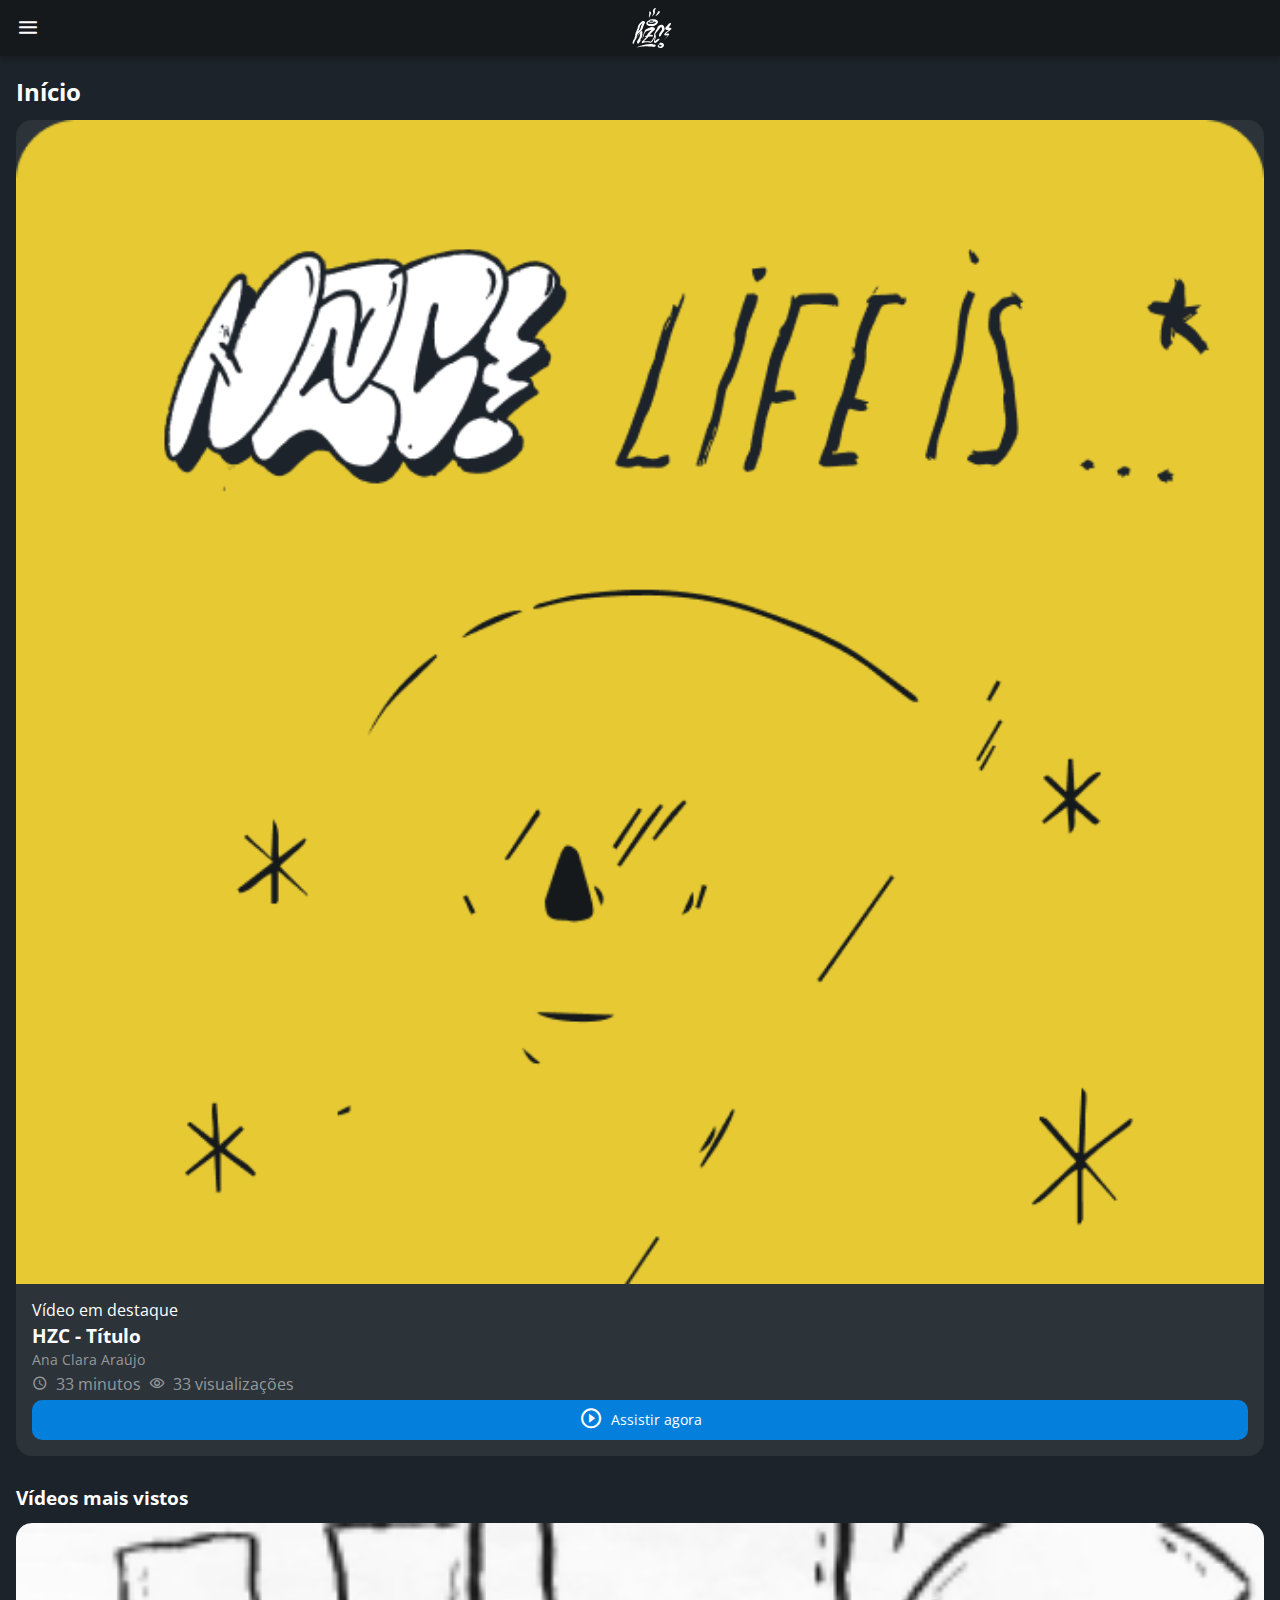
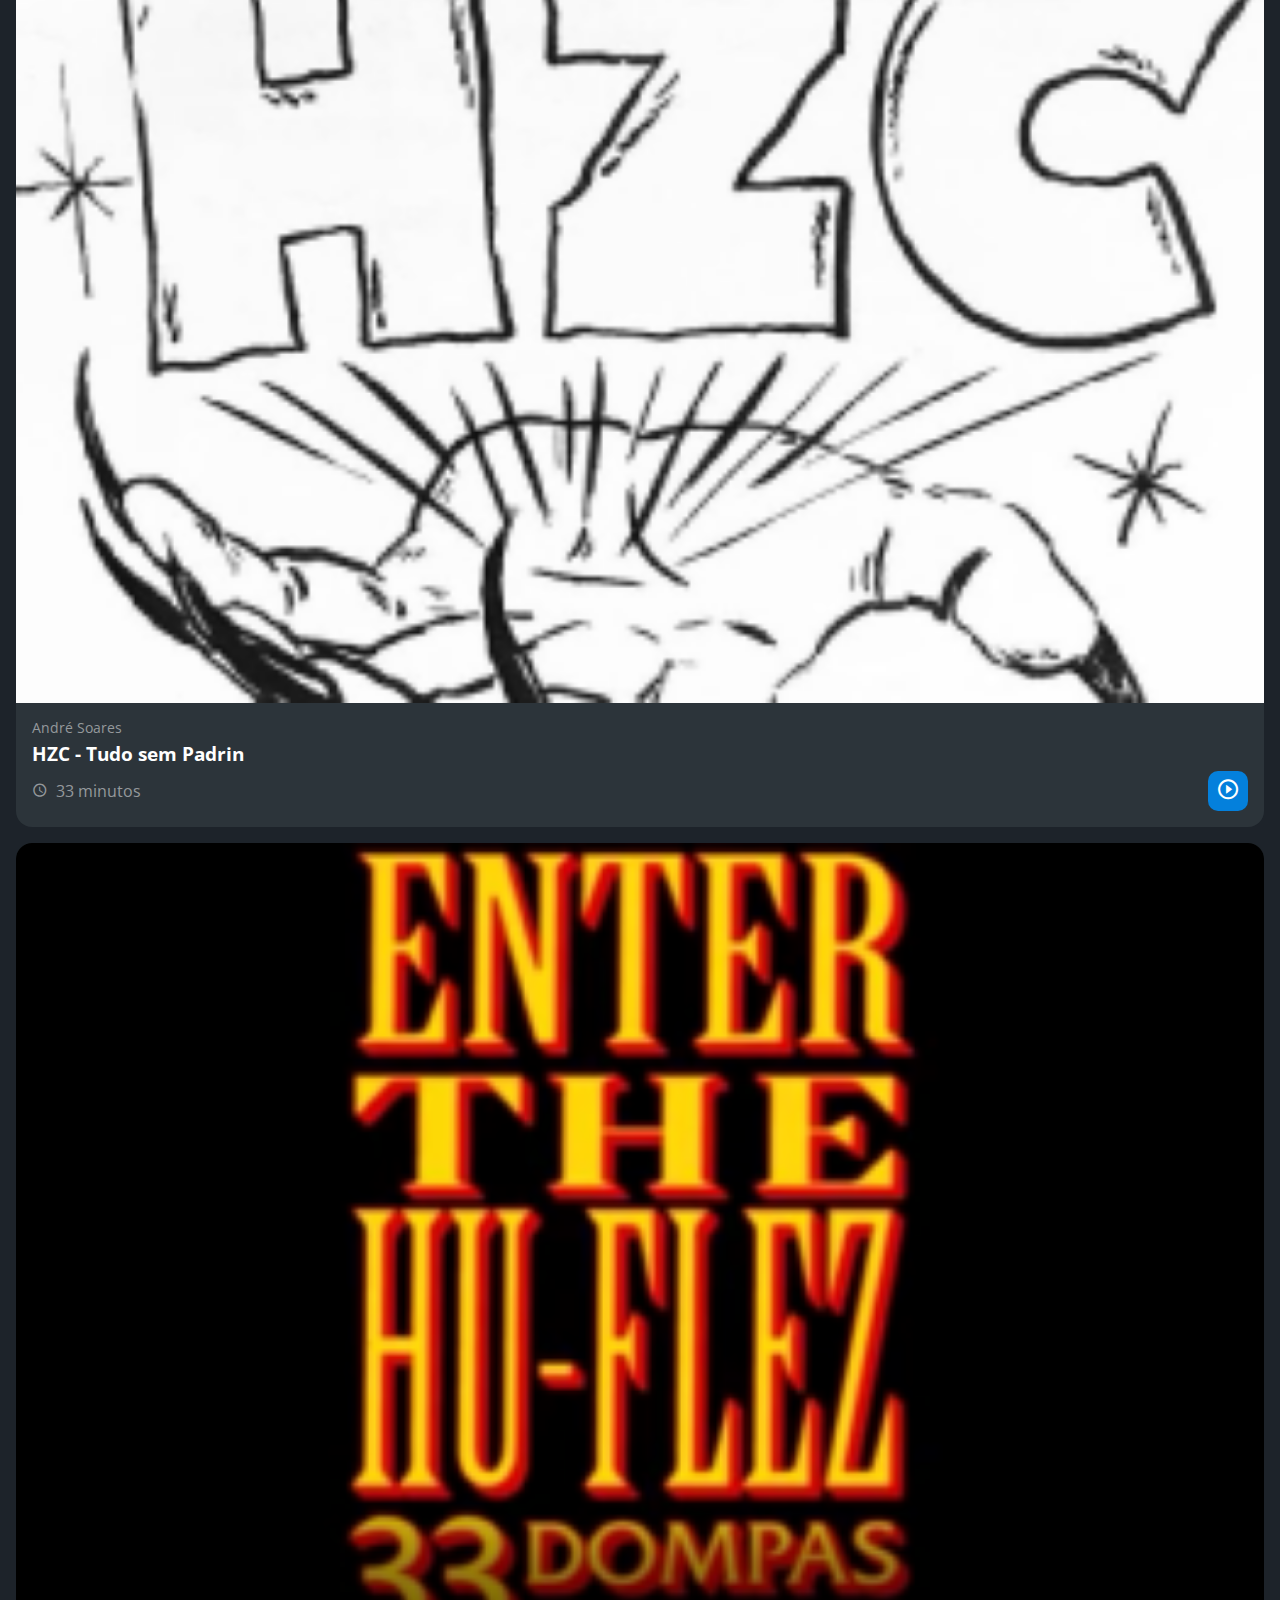
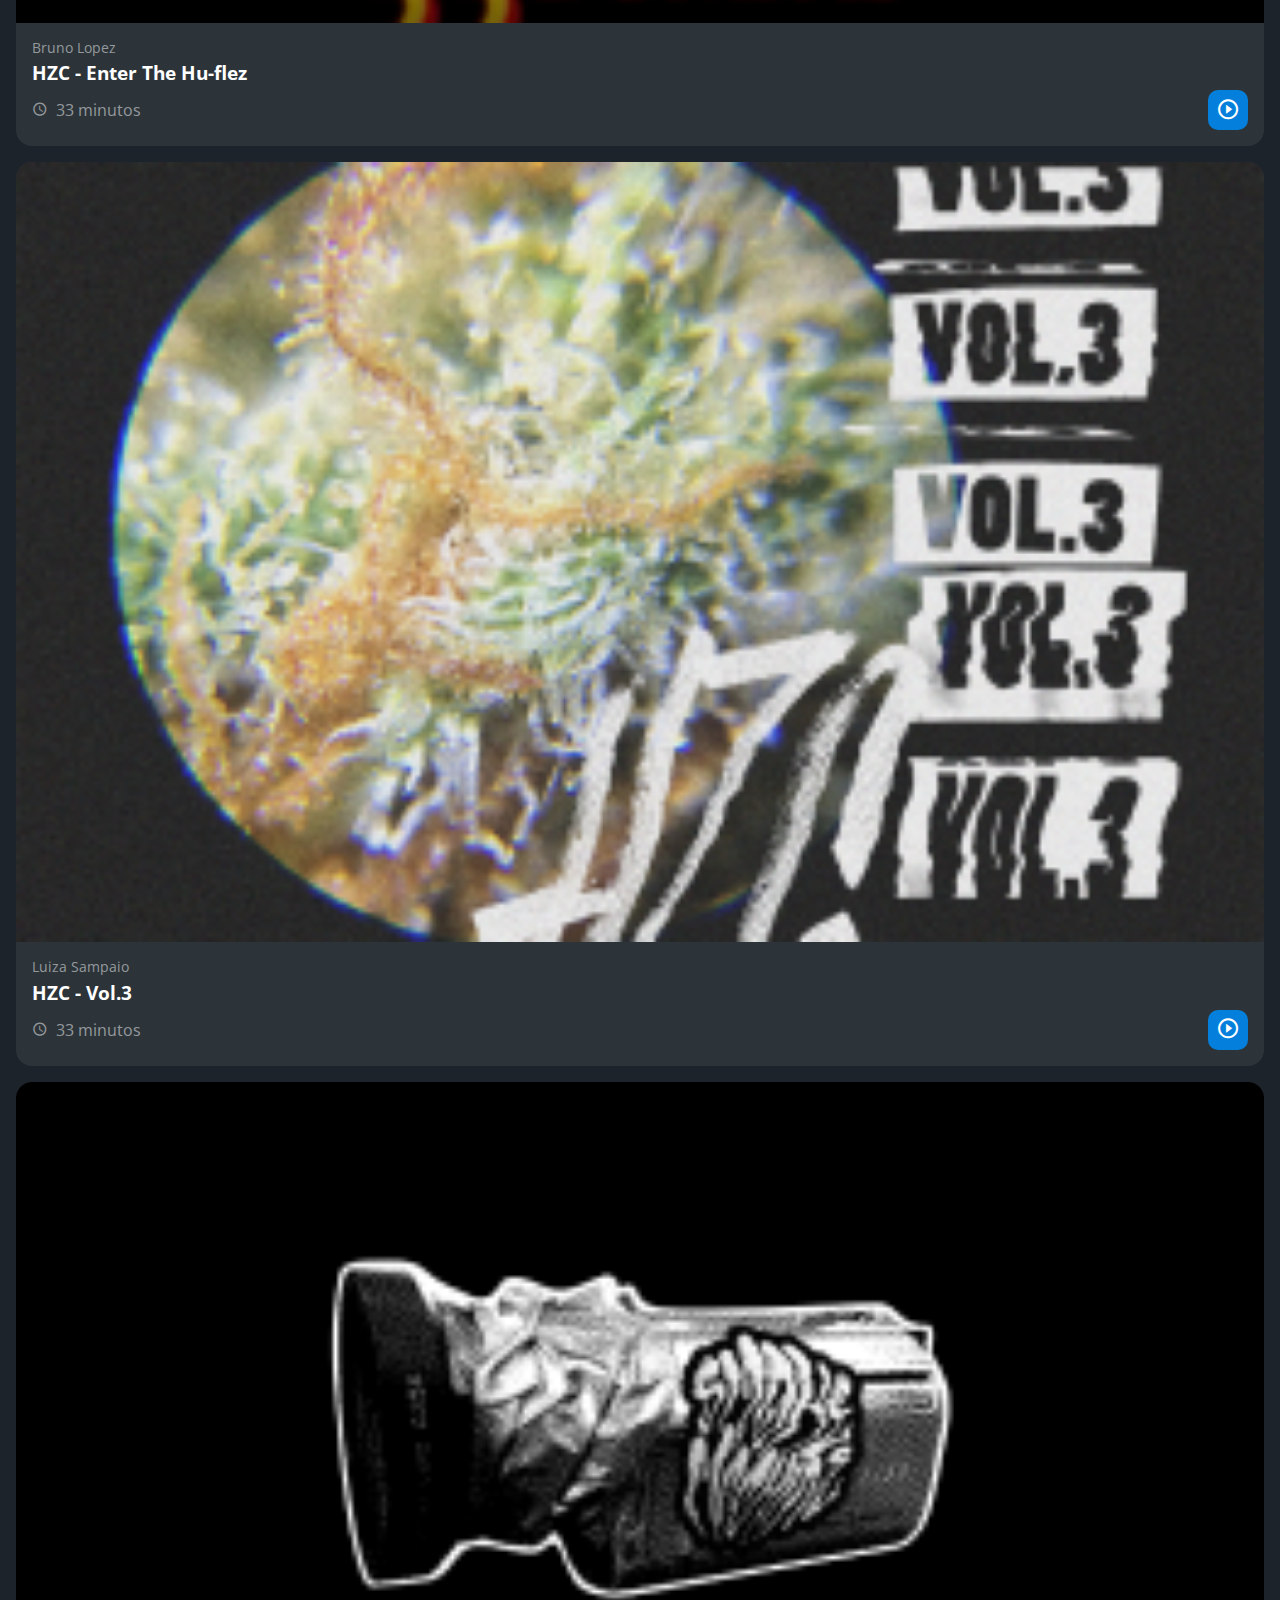
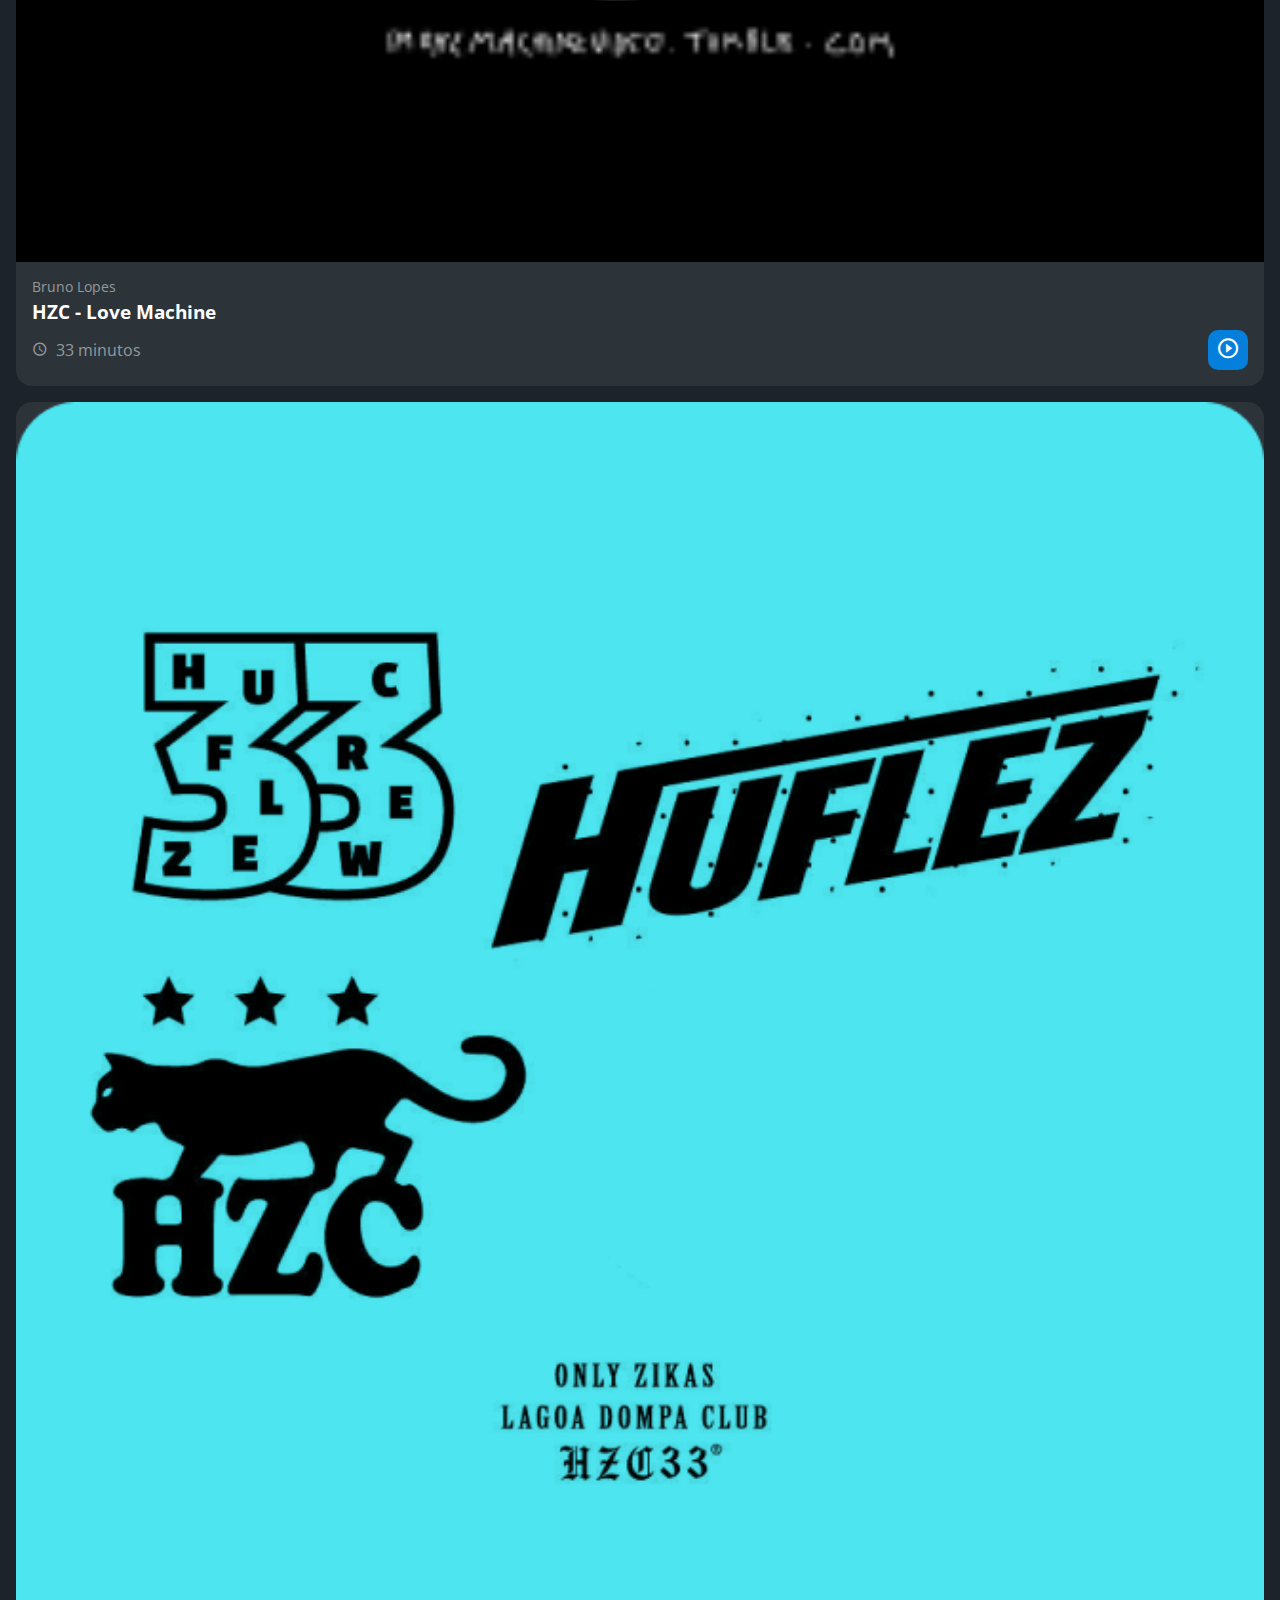
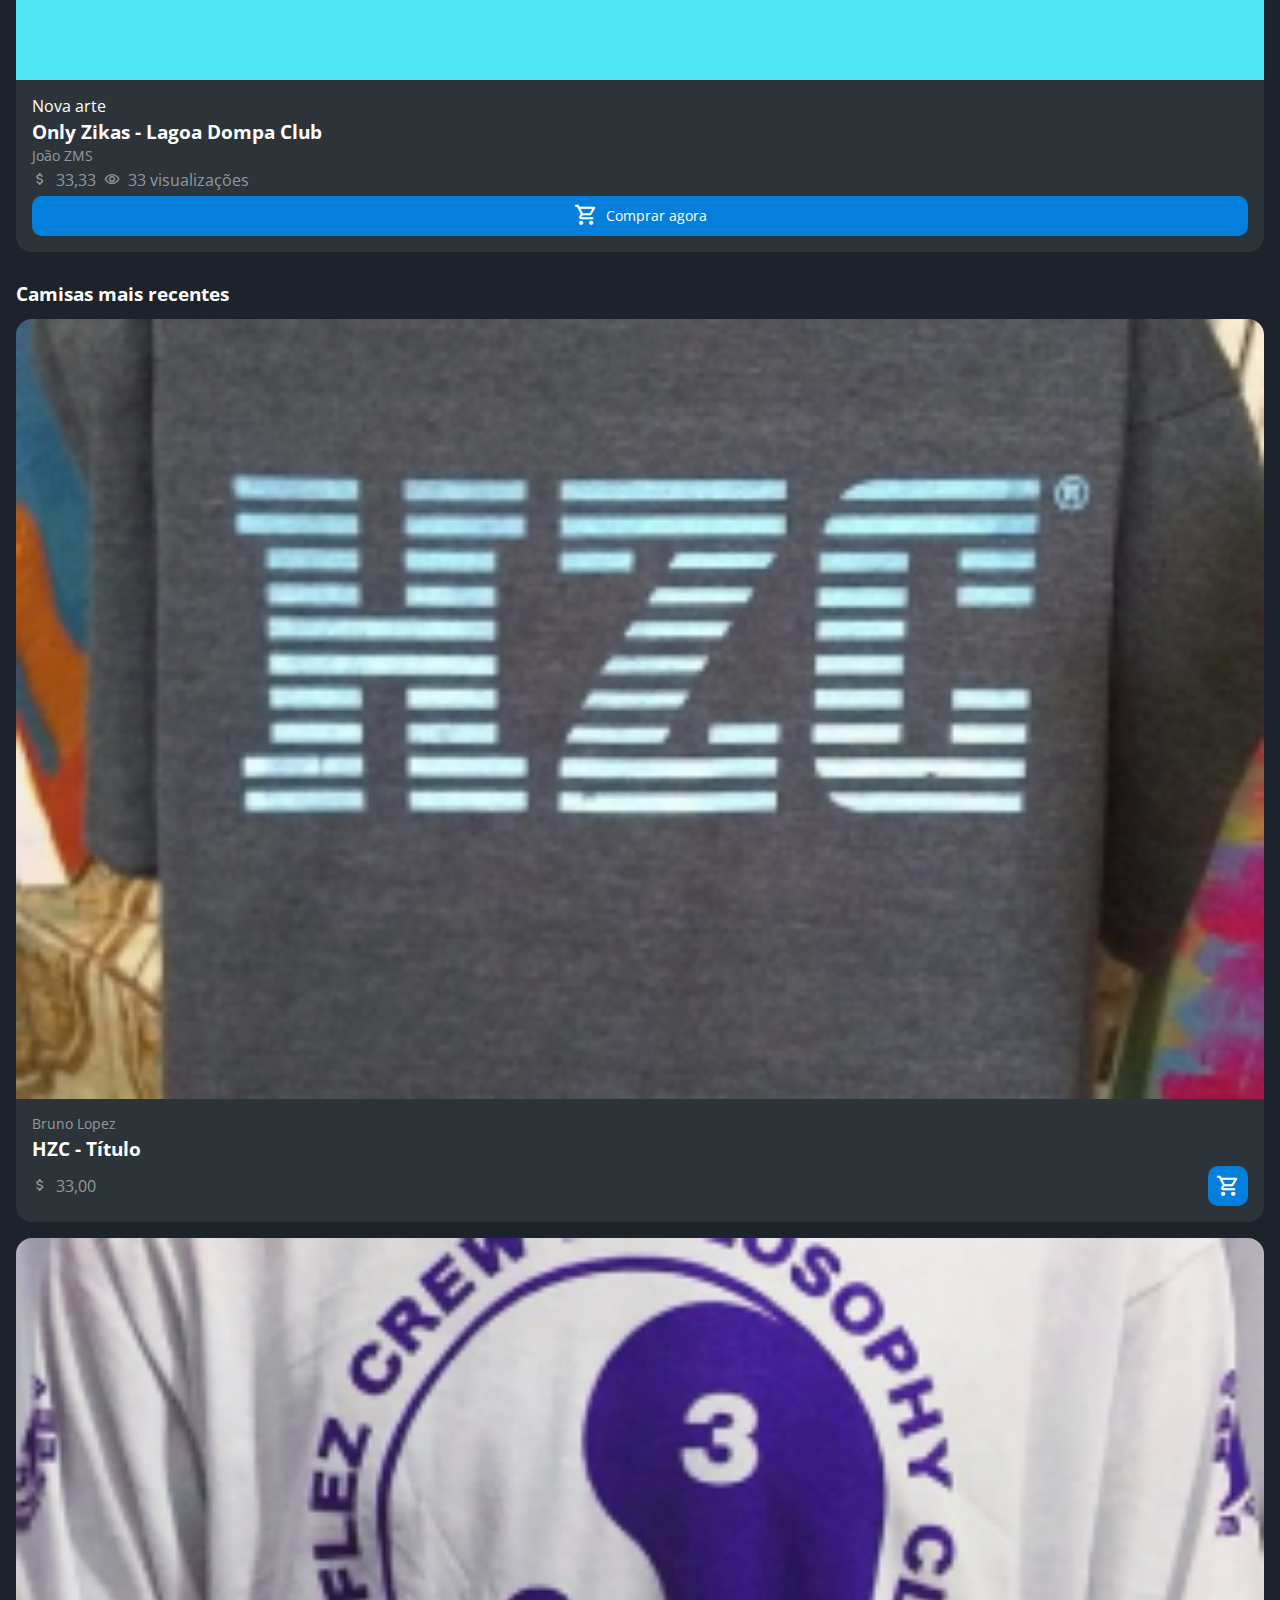
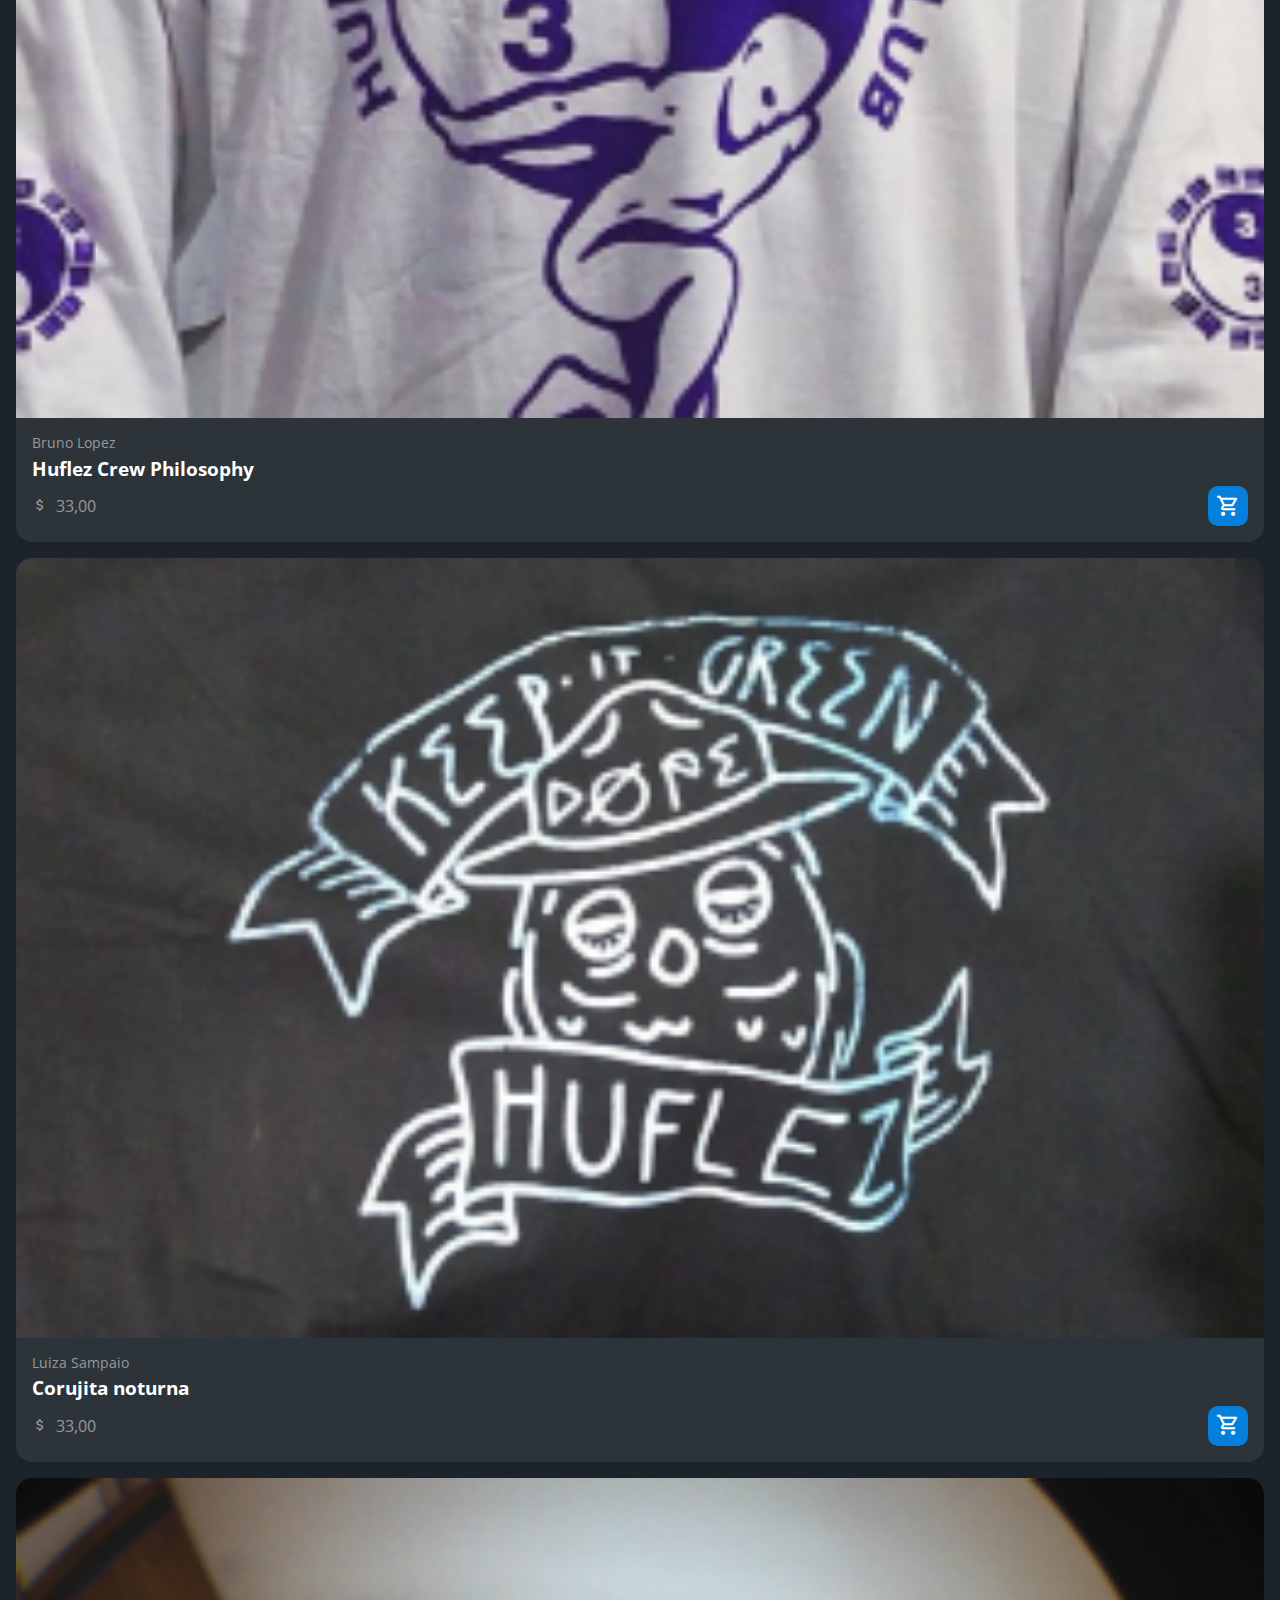
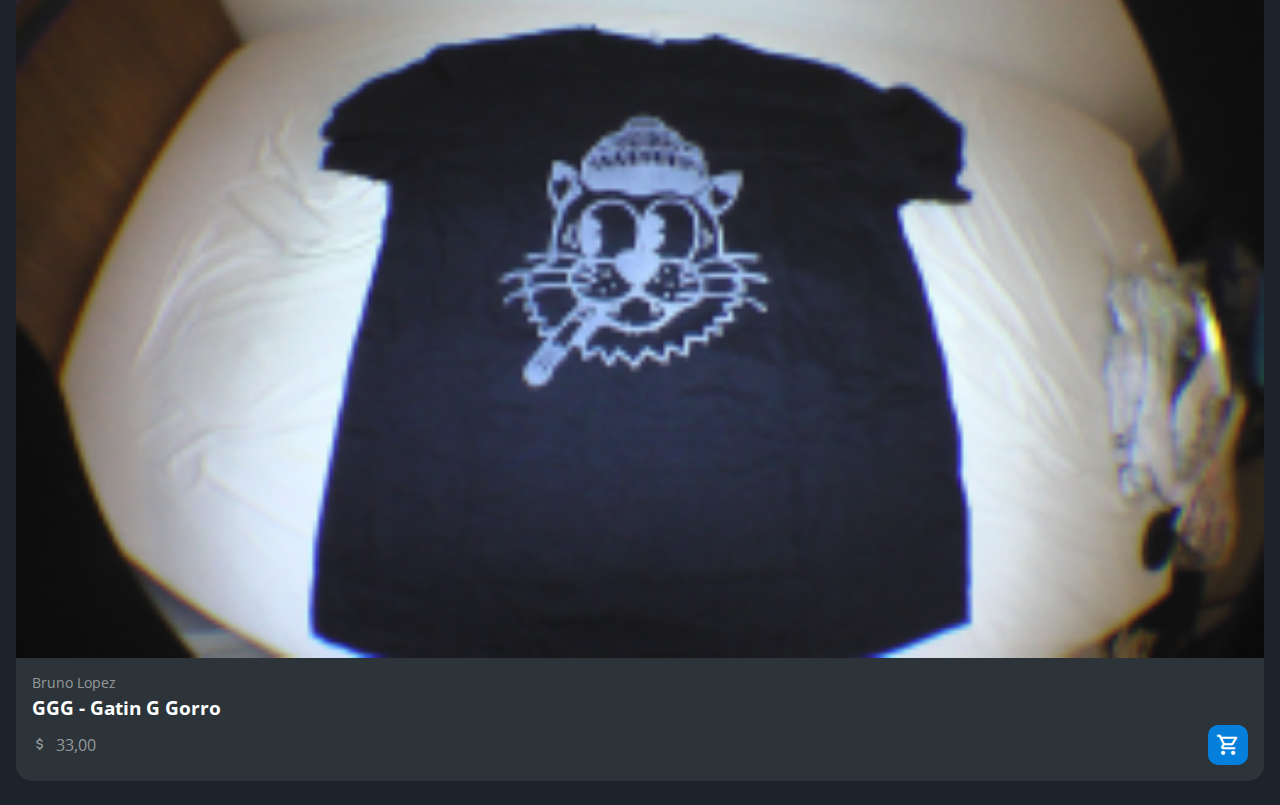
<file: index.html>
<!DOCTYPE html>
<html lang="pt-br">
  <head>
    <meta charset="UTF-8" />
    <meta http-equiv="X-UA-Compatible" content="IE=edge" />
    <meta name="viewport" content="width=device-width, initial-scale=1.0" />
    <title>HZC | Home</title>
    <link rel="preconnect" href="https://fonts.googleapis.com" />
    <link rel="preconnect" href="https://fonts.gstatic.com" crossorigin />
    <link
      rel="stylesheet"
      href="https://fonts.googleapis.com/css2?family=Open+Sans:wght@400;600;700&display=swap"
    />
    <link rel="stylesheet" href="assets/css/reset.css" />
    <link rel="stylesheet" href="assets/css/style.css" />
  </head>
  <body>
    <header>
      <button class="header__menu" aria-label="Menu"><i></i></button>
      <img
        src="assets/img/logo.svg"
        alt="Logotipo da HZC"
        class="header__logo"
      />
      <p class="header__profile">Ana Clara Araújo</p>
      <button class="header__notificacao" aria-label="Notificação">
        <i></i>
      </button>
    </header>
    <nav class="sidebar">
      <img
        src="assets/img/logo.svg"
        alt="Logotipo da HZC"
        class="sidebar__logo"
      />
      <a
        href="#"
        class="sidebar__link sidebar__link--inicio sidebar__link--active"
        >Início</a
      >
      <a href="videos.html" class="sidebar__link sidebar__link--videos"
        >Vídeos</a
      >
      <a href="picos.html" class="sidebar__link sidebar__link--picos">Picos</a>

      <a href="shirts.html" class="sidebar__link sidebar__link--camisas"
        >Camisas</a
      >
      <a href="panting.html" class="sidebar__link sidebar__link--pinturas"
        >Pinturas</a
      >
    </nav>
    <main class="home-screen">
      <h2 class="title-page">Início</h2>
      <article class="card cartao--destaque destaque-video">
        <img
          src="assets/img/banner-mobile_1.png"
          alt="Banner do cartao"
          class="card__image card__image--mobile"
        />
        <img
          src="assets/img/banner_1.png"
          alt="Banner do cartao"
          class="card__image card__image--desktop"
        />
        <div class="card__content">
          <p class="card__featured">Vídeo em destaque</p>
          <h3 class="card__title">HZC - Título</h3>
          <p class="card_profile">Ana Clara Araújo</p>
          <p class="card__info card__info--time">33 minutos</p>
          <p class="card__info card__info--views">33 visualizações</p>
          <button
            class="card__button card__button--play card__button--featured"
          >
            Assistir agora
          </button>
        </div>
      </article>
      <article class="card cartao--recentes videos-recentes">
        <h4 class="card__title--small">Vídeos recentes</h4>
        <a href="#" class="card__link">Ver todos</a>
        <ul class="card__list">
          <li class="card__item">
            <img
              src="assets/img/miniatura_1.png"
              alt="Thumbnail"
              class="card__item-thumbnail"
            />
            <h4 class="card__item-title">HZC - Love machine</h4>
            <p class="card__item-profile">Júlia Fonseca</p>
          </li>
          <li class="card__item">
            <img
              src="assets/img/miniatura_2.png"
              alt="Thumbnail"
              class="card__item-thumbnail"
            />
            <h4 class="card__item-title">HZC - Vol. 3</h4>
            <p class="card__item-profile">Júlia Fonseca</p>
          </li>
          <li class="card__item">
            <img
              src="assets/img/miniatura_3.png"
              alt="Thumbnail"
              class="card__item-thumbnail"
            />
            <h4 class="card__item-title">HZC - Pescaria na Urca</h4>
            <p class="card__item-profile">Júlia Fonseca</p>
          </li>
          <li class="card__item">
            <img
              src="assets/img/miniatura_4.png"
              alt="Thumbnail"
              class="card__item-thumbnail"
            />
            <h4 class="card__item-title">Vidalocagi - Guerreiros do Asfalto</h4>
            <p class="card__item-profile">Júlia Fonseca</p>
          </li>
          <li class="card__item">
            <img
              src="assets/img/miniatura_5.png"
              alt="Thumbnail"
              class="card__item-thumbnail"
            />
            <h4 class="card__item-title">Vidalocagi - Não importa o nível</h4>
            <p class="card__item-profile">Júlia Fonseca</p>
          </li>
        </ul>
      </article>
      <section class="section section-videos">
        <h3 class="title-section">Vídeos mais vistos</h3>
        <article class="card">
          <img src="assets/img/video_1.png" alt="Vídeo" class="card__image" />
          <div class="card__content">
            <p class="card_profile">André Soares</p>
            <h3 class="card__title">HZC - Tudo sem Padrin</h3>
            <p class="card__info card__info--time">33 minutos</p>
            <button
              class="card__button card__button--play"
              aria-label="Assistir agora"
            ></button>
          </div>
        </article>
        <article class="card">
          <img src="assets/img/video_2.png" alt="Vídeo" class="card__image" />
          <div class="card__content">
            <p class="card_profile">Bruno Lopez</p>
            <h3 class="card__title">HZC - Enter The Hu-flez</h3>
            <p class="card__info card__info--time">33 minutos</p>
            <button
              class="card__button card__button--play"
              aria-label="Assistir agora"
            ></button>
          </div>
        </article>
        <article class="card">
          <img src="assets/img/video_3.png" alt="Vídeo" class="card__image" />
          <div class="card__content">
            <p class="card_profile">Luiza Sampaio</p>
            <h3 class="card__title">HZC - Vol.3</h3>
            <p class="card__info card__info--time">33 minutos</p>
            <button
              class="card__button card__button--play"
              aria-label="Assistir agora"
            ></button>
          </div>
        </article>
        <article class="card">
          <img src="assets/img/video_4.png" alt="Vídeo" class="card__image" />
          <div class="card__content">
            <p class="card_profile">Bruno Lopes</p>
            <h3 class="card__title">HZC - Love Machine</h3>
            <p class="card__info card__info--time">33 minutos</p>
            <button
              class="card__button card__button--play"
              aria-label="Assistir agora"
            ></button>
          </div>
        </article>
      </section>
      <article class="card cartao--recentes produtos-recentes">
        <h4 class="card__title--small">Novas artes</h4>

        <a href="#" class="card__link">Ver todos</a>
        <ul class="card__list">
          <li class="card__item">
            <img
              src="assets/img/miniatura_6.png"
              alt="Thumbnail"
              class="card__item-thumbnail"
            />
            <h4 class="card__item-title">Sem título 01</h4>
            <p class="card__item-profile">Antonio Tebyriçá</p>
          </li>
          <li class="card__item">
            <img
              src="assets/img/miniatura_7.png"
              alt="Thumbnail"
              class="card__item-thumbnail"
            />
            <h4 class="card__item-title">Sem título 02</h4>
            <p class="card__item-profile">Antonio Tebyriçá</p>
          </li>
          <li class="card__item">
            <img
              src="assets/img/miniatura_8.png"
              alt="Thumbnail"
              class="card__item-thumbnail"
            />
            <h4 class="card__item-title">Segurança</h4>
            <p class="card__item-profile">Raphael Gibson</p>
          </li>
          <li class="card__item">
            <img
              src="assets/img/miniatura_9.png"
              alt="Thumbnail"
              class="card__item-thumbnail"
            />
            <h4 class="card__item-title">Malunguisse</h4>
            <p class="card__item-profile">Carolina Canavarro</p>
          </li>
          <li class="card__item">
            <img
              src="assets/img/miniatura_10.png"
              alt="Thumbnail"
              class="card__item-thumbnail"
            />
            <h4 class="card__item-title">Coroa da converse</h4>
            <p class="card__item-profile">Nikolas de Murtas</p>
          </li>
          <li class="card__item">
            <img
              src="assets/img/miniatura_11.png"
              alt="Thumbnail"
              class="card__item-thumbnail"
            />
            <h4 class="card__item-title">Segurança</h4>
            <p class="card__item-profile">Raphael Gibson</p>
          </li>
          <li class="card__item">
            <img
              src="assets/img/miniatura_12.png"
              alt="Thumbnail"
              class="card__item-thumbnail"
            />
            <h4 class="card__item-title">Sem título 03</h4>
            <p class="card__item-profile">Antonio Tebyriçá</p>
          </li>
        </ul>
      </article>
      <article class="card cartao--destaque destaque-produtos">
        <img
          src="assets/img/banner-mobile_2.png"
          alt="Banner do cartao"
          class="card__image card__image--mobile"
        />
        <img
          src="assets/img/banner_2.png"
          alt="Banner do cartao"
          class="card__image card__image--desktop"
        />
        <div class="card__content">
          <p class="card__featured">Nova arte</p>
          <h3 class="card__title">Only Zikas - Lagoa Dompa Club</h3>
          <p class="card_profile">João ZMS</p>
          <p class="card__info card__info--money">33,33</p>
          <p class="card__info card__info--views">33 visualizações</p>
          <button class="card__button card__button--buy card__button--featured">
            Comprar agora
          </button>
        </div>
      </article>
      <section class="section section-produtos">
        <h3 class="title-section">Camisas mais recentes</h3>
        <article class="card">
          <img src="assets/img/produto_1.png" alt="Vídeo" class="card__image" />
          <div class="card__content">
            <p class="card_profile">Bruno Lopez</p>
            <h3 class="card__title">HZC - Título</h3>
            <p class="card__info card__info--money">33,00</p>
            <button
              class="card__button card__button--buy"
              aria-label="Assistir agora"
            ></button>
          </div>
        </article>
        <article class="card">
          <img src="assets/img/produto_2.png" alt="Vídeo" class="card__image" />
          <div class="card__content">
            <p class="card_profile">Bruno Lopez</p>
            <h3 class="card__title">Huflez Crew Philosophy</h3>
            <p class="card__info card__info--money">33,00</p>
            <button
              class="card__button card__button--buy"
              aria-label="Assistir agora"
            ></button>
          </div>
        </article>
        <article class="card">
          <img src="assets/img/produto_3.png" alt="Vídeo" class="card__image" />
          <div class="card__content">
            <p class="card_profile">Luiza Sampaio</p>
            <h3 class="card__title">Corujita noturna</h3>
            <p class="card__info card__info--money">33,00</p>
            <button
              class="card__button card__button--buy"
              aria-label="Assistir agora"
            ></button>
          </div>
        </article>
        <article class="card">
          <img src="assets/img/produto_4.png" alt="Vídeo" class="card__image" />
          <div class="card__content">
            <p class="card_profile">Bruno Lopez</p>
            <h3 class="card__title">GGG - Gatin G Gorro</h3>
            <p class="card__info card__info--money">33,00</p>
            <button
              class="card__button card__button--buy"
              aria-label="Assistir agora"
            ></button>
          </div>
        </article>
      </section>
    </main>
    <script src="index.js"></script>
  </body>
</html>
</file>
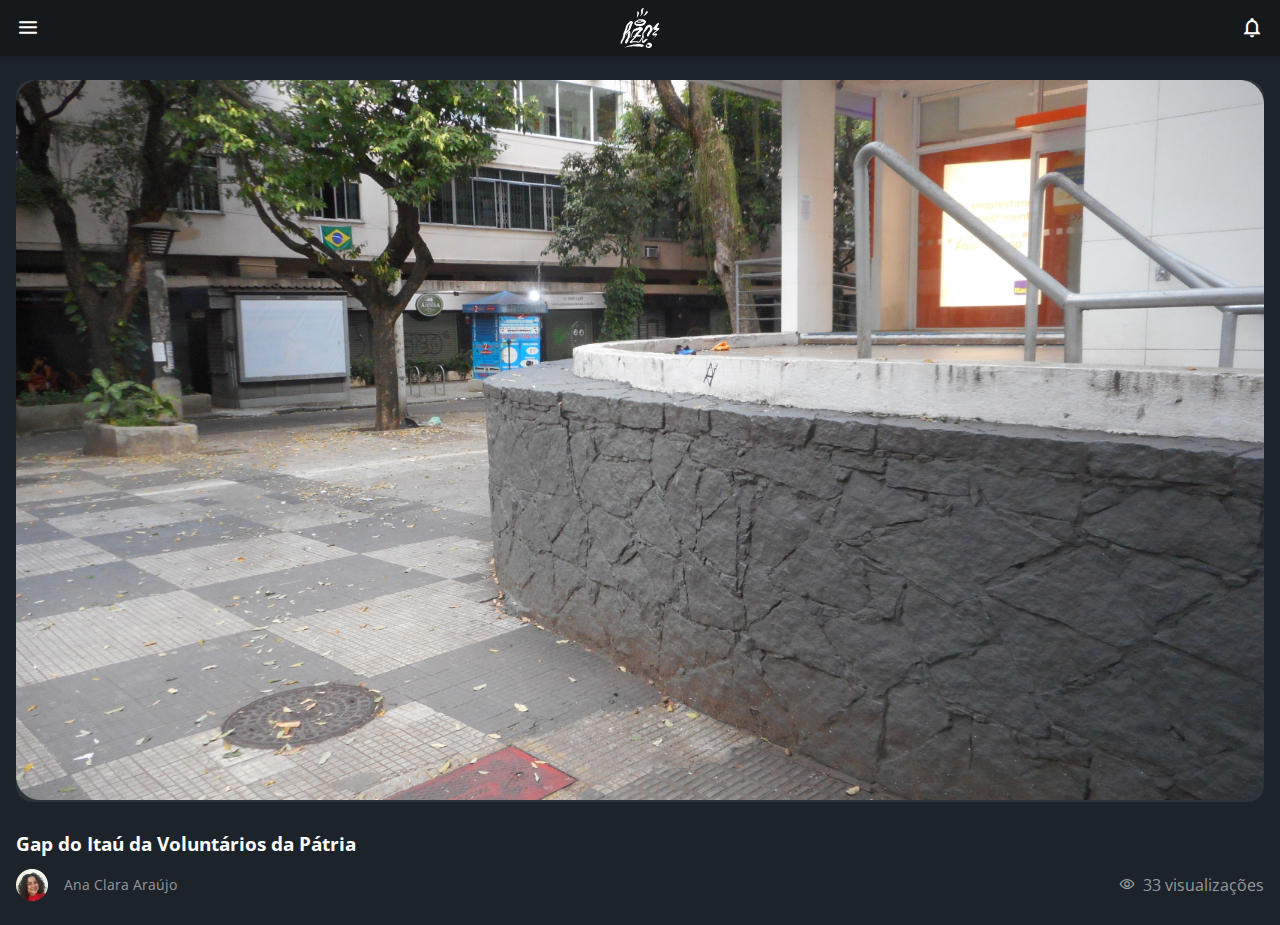
<file: article_picos.html>
<!DOCTYPE html>
<html lang="pt-br">
  <head>
    <meta charset="UTF-8" />
    <meta http-equiv="X-UA-Compatible" content="IE=edge" />
    <meta name="viewport" content="width=device-width, initial-scale=1.0" />
    <title>HZC | Home</title>
    <link rel="preconnect" href="https://fonts.googleapis.com" />
    <link rel="preconnect" href="https://fonts.gstatic.com" crossorigin />
    <link
      rel="stylesheet"
      href="https://fonts.googleapis.com/css2?family=Open+Sans:wght@400;600;700&display=swap"
    />
    <link rel="stylesheet" href="assets/css/reset.css" />
    <link rel="stylesheet" href="assets/css/style.css" />
  </head>
  <body>
    <header>
      <button class="header__menu" aria-label="Menu"><i></i></button>
      <img
        src="assets/img/logo.svg"
        alt="Logotipo da HZC"
        class="header__logo"
      />
      <p class="header__profile">Ana Clara Araújo</p>
      <button class="header__notification" aria-label="Notificação">
        <i></i>
      </button>
    </header>
    <nav class="sidebar">
      <img
        src="assets/img/logo.svg"
        alt="Logotipo da HZC"
        class="sidebar__logo"
      />
      <a href="index.html" class="sidebar__link sidebar__link--inicio"
        >Início</a
      >
      <a href="videos.html" class="sidebar__link sidebar__link--videos"
        >Vídeos</a
      >
      <a
        href="picos.html"
        class="sidebar__link sidebar__link--picos sidebar__link--active"
        >Picos</a
      >
      <a href="members.html" class="sidebar__link sidebar__link--integrantes"
        >Integrantes</a
      >
      <a href="shirts.html" class="sidebar__link sidebar__link--camisas"
        >Camisas</a
      >
      <a href="panting.html" class="sidebar__link sidebar__link--pinturas"
        >Pinturas</a
      >
    </nav>
    <main class="home-screen">
      <!-- imagem -->
      <article class="card cartao--destaque destaque-video">
        <img
          src="assets/img/artigo_1.png"
          alt="Banner do cartao"
          class="card__image card__image--mobile"
        />
        <img
          src="assets/img/artigo_1.png"
          alt="Banner do cartao"
          class="card__image card__image--desktop"
        />
      </article>
      <!-- texto -->

      <article class="card cartao--recentes videos-recentes">
        <h3 class="card__title">Júlia</h3>
        <a href="#" class="card__link">Ver todos</a>
      </article>

      <section class="section section-videos">
        <h3 class="title-section">Gap do Itaú da Voluntários da Pátria</h3>
        <div class="article__author">
          <div class="info__image__autor">
            <img src="assets/img/profile_2.png" alt="" class="image__autor" />
            <p class="card_profile">Ana Clara Araújo</p>
          </div>
          <p class="card__info card__info--views">33 visualizações</p>
        </div>
        <!-- <article class="card"></article> -->
      </section>
    </main>
    <script src="index.js"></script>
  </body>
</html>
</file>
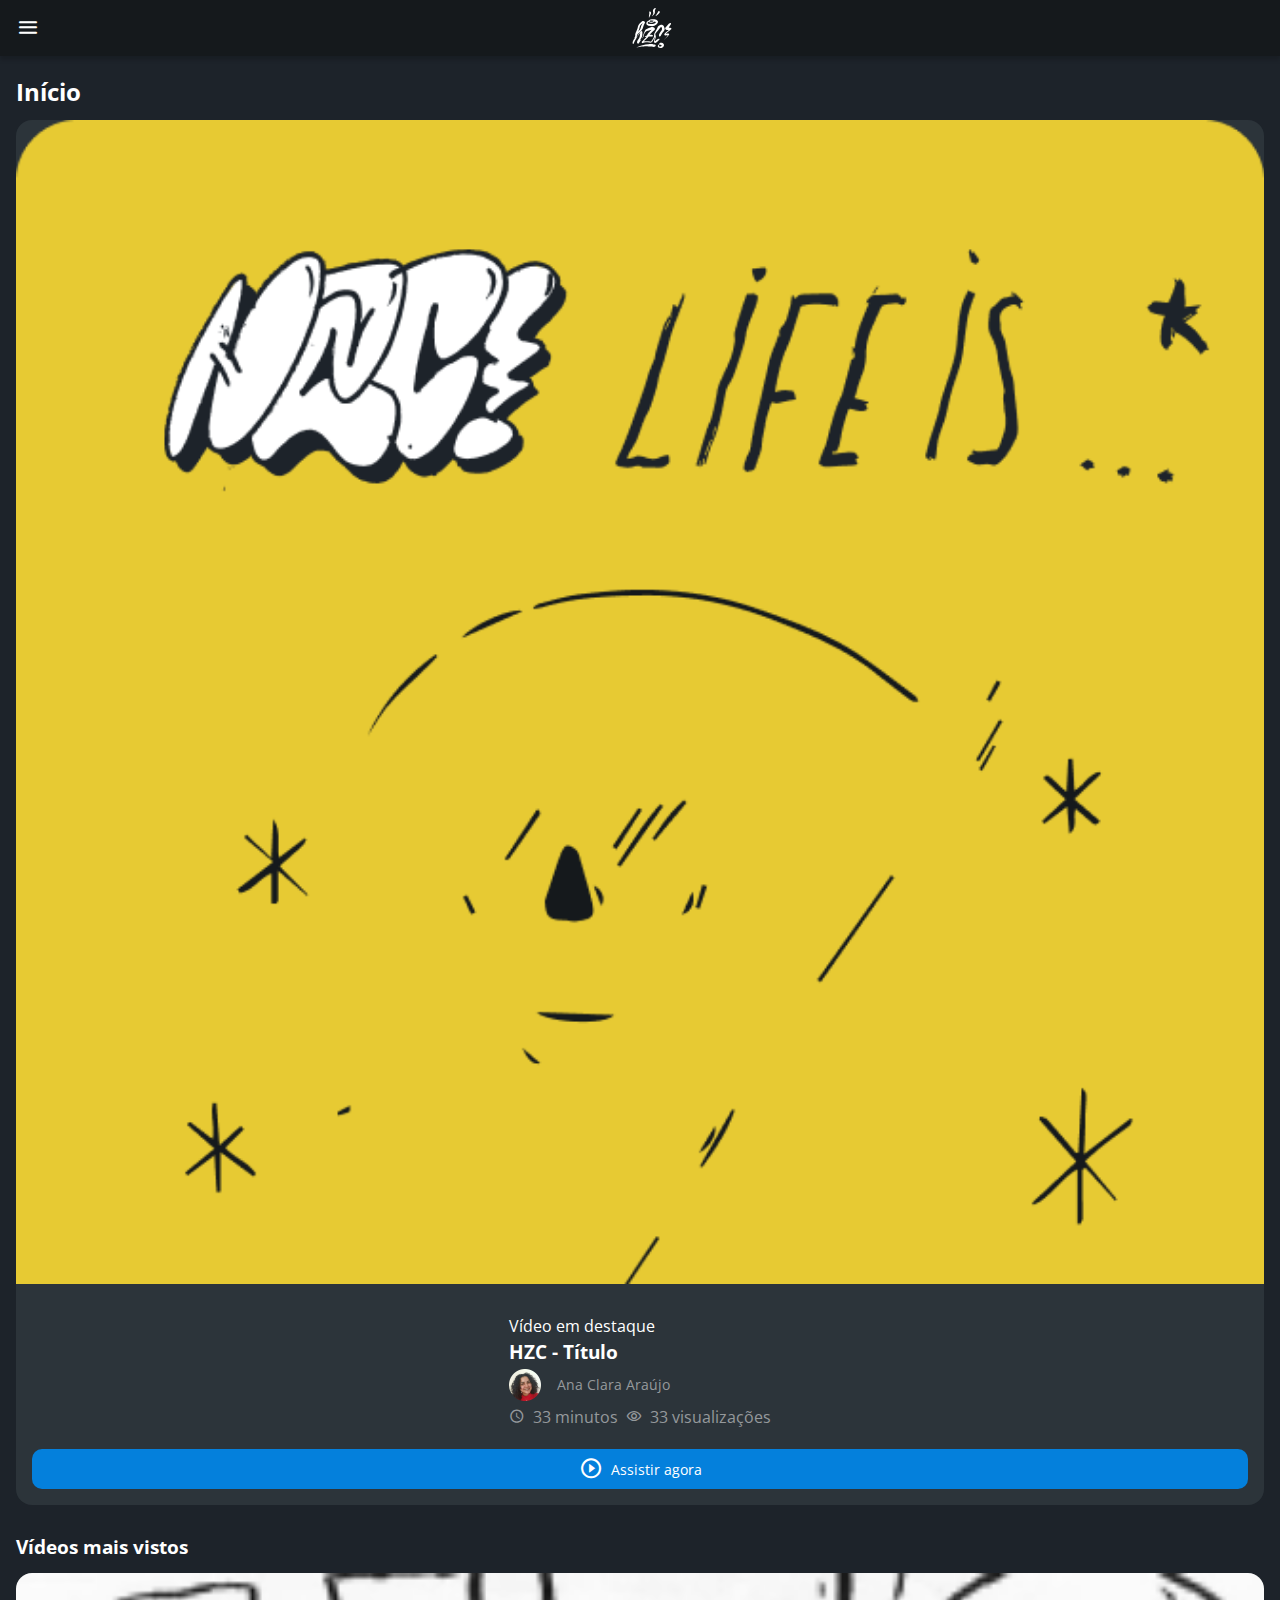
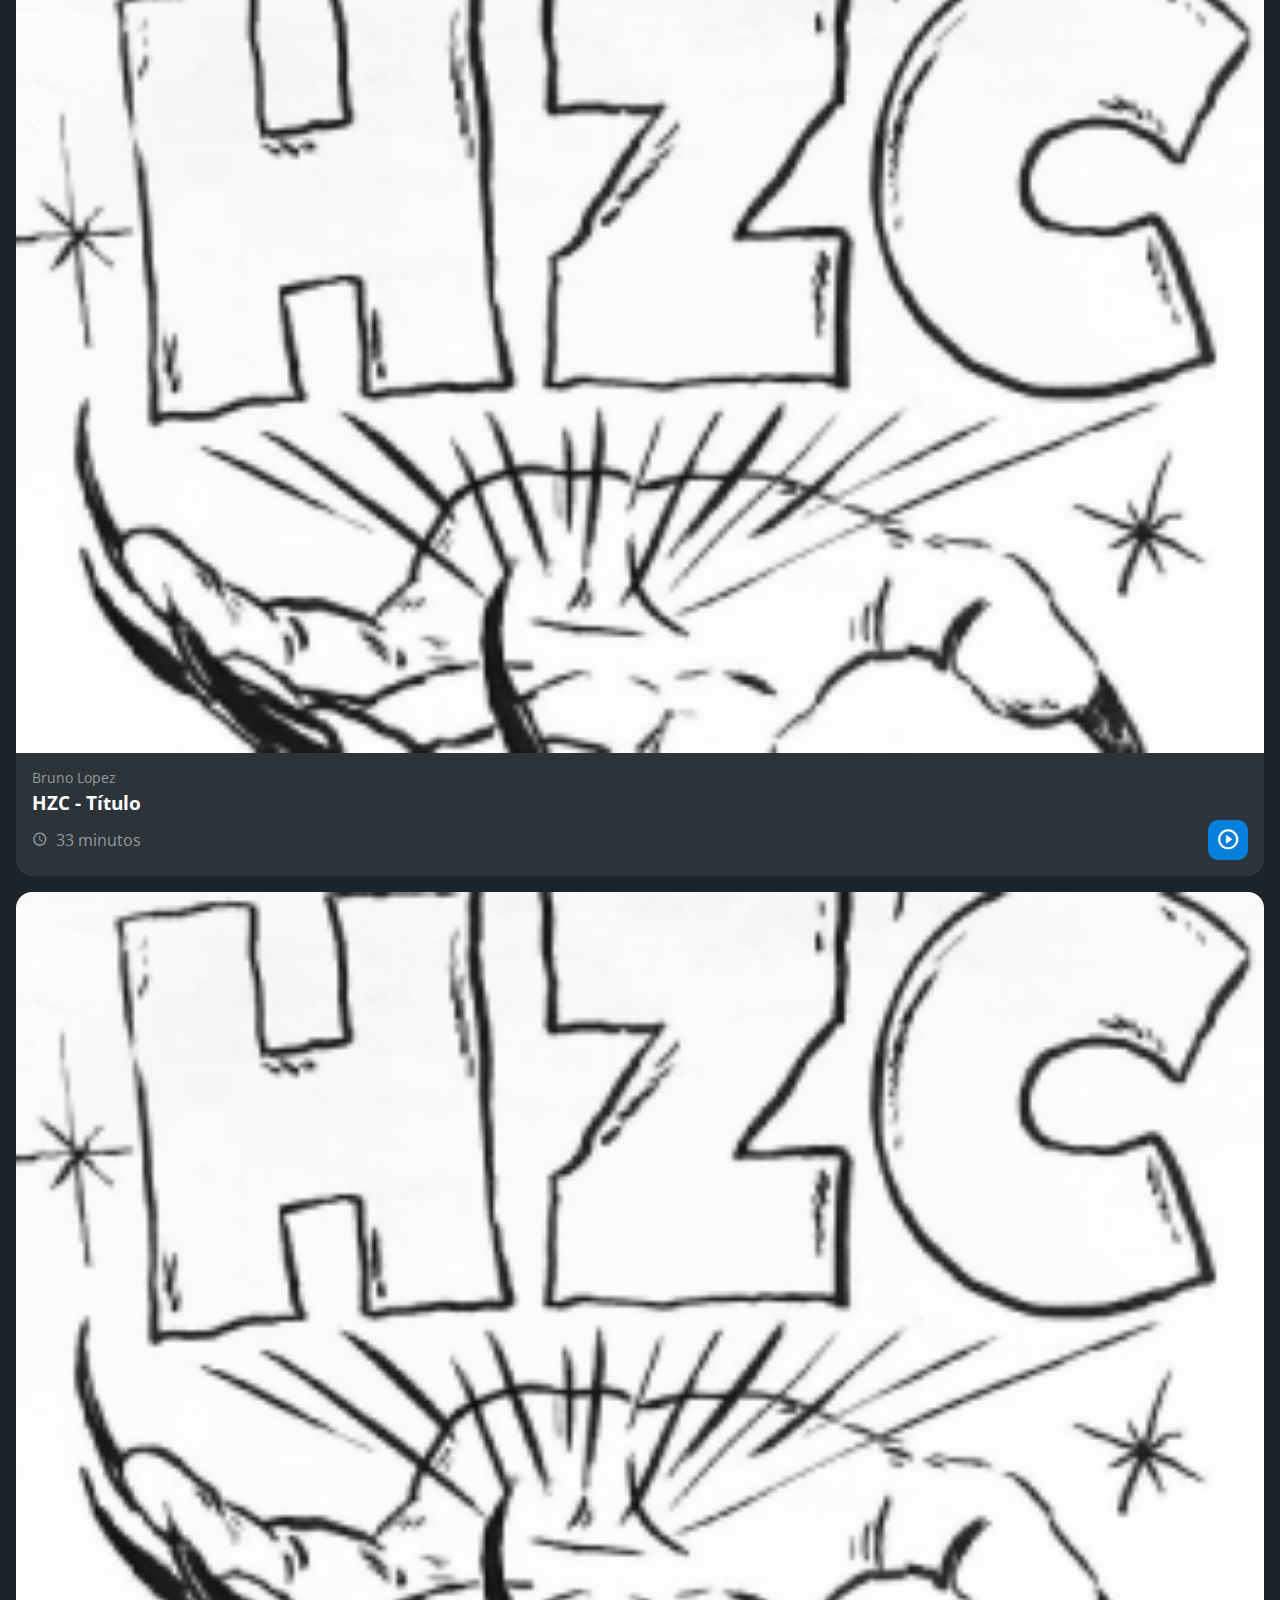
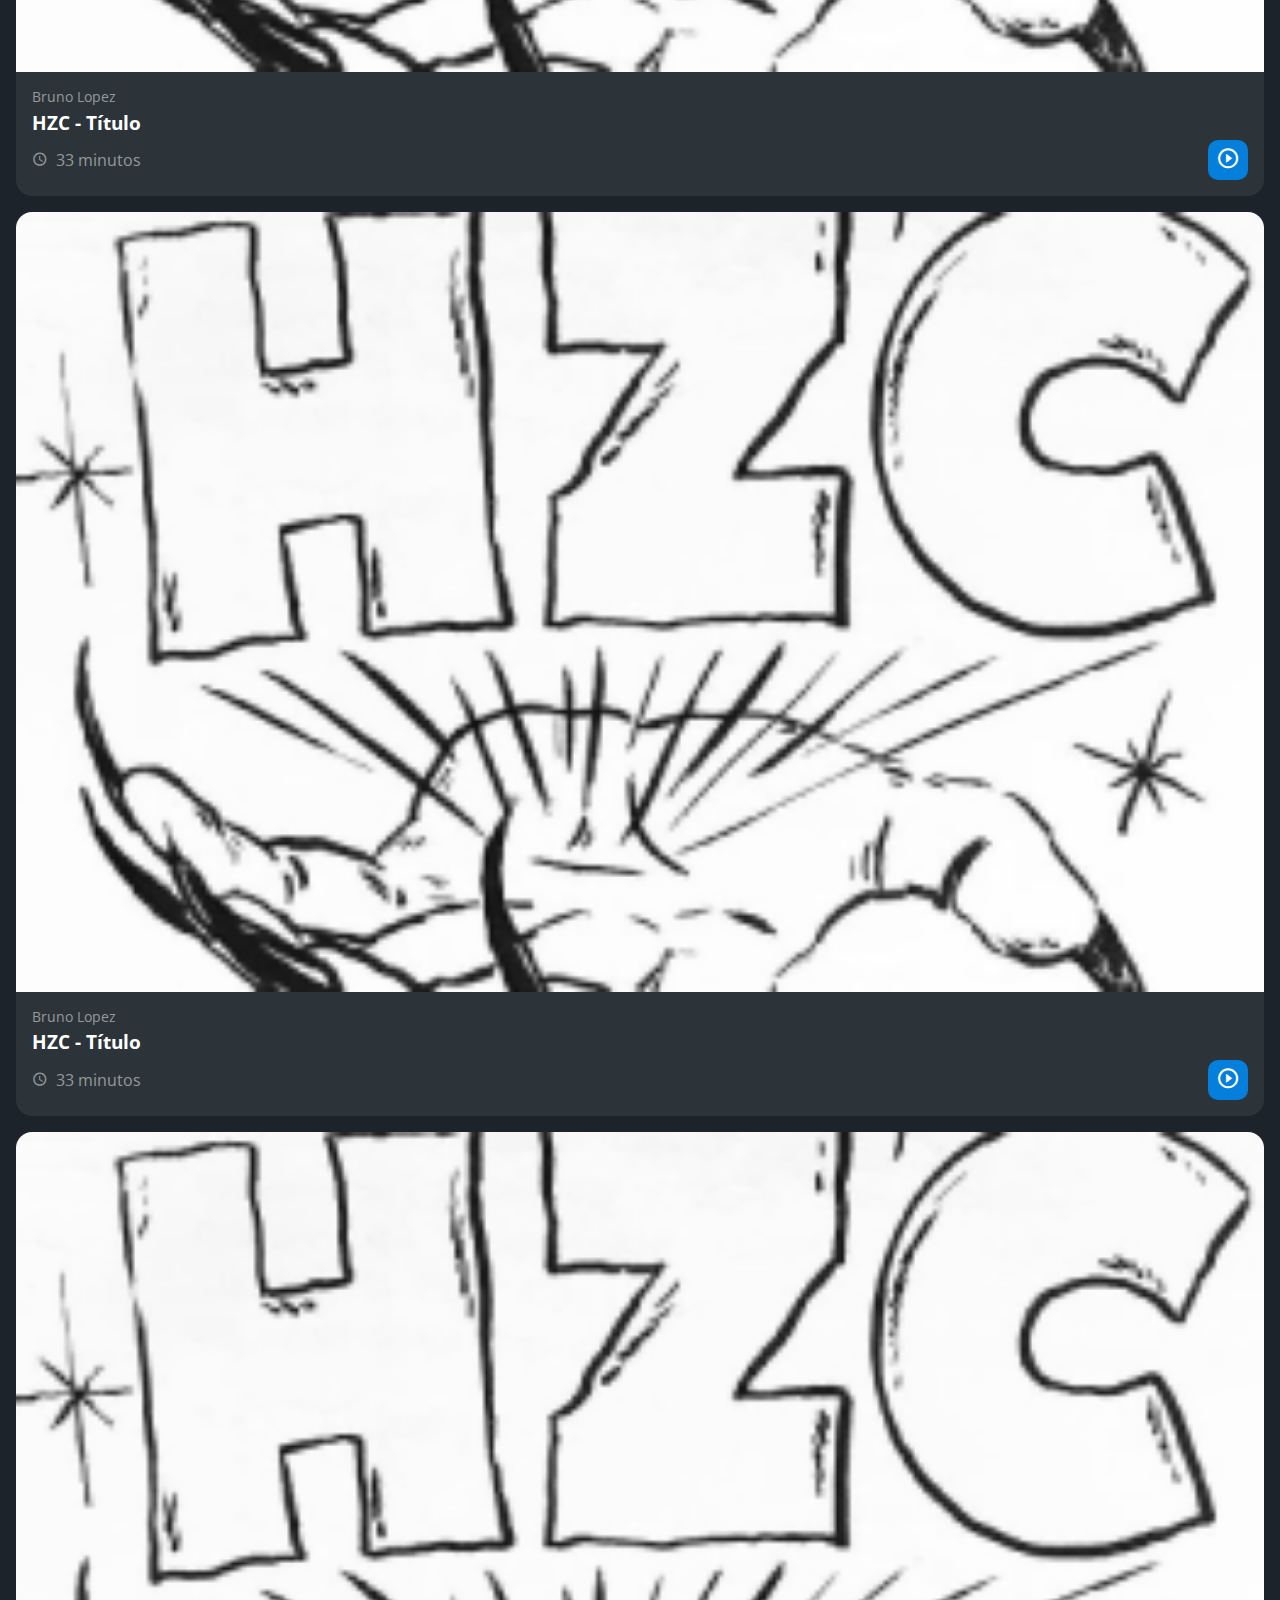
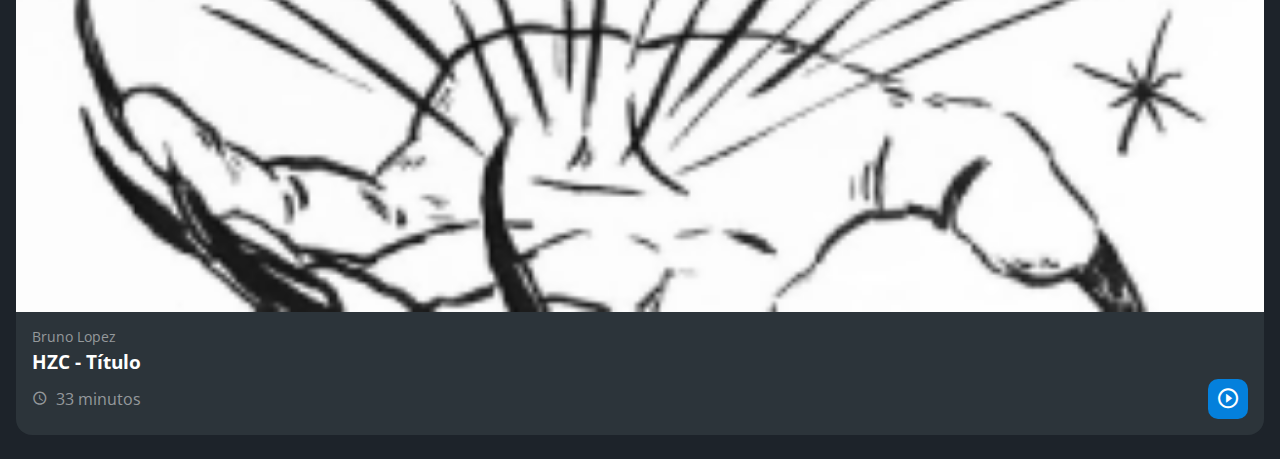
<file: article_videos.html>
<!DOCTYPE html>
<html lang="pt-br">
  <head>
    <meta charset="UTF-8" />
    <meta http-equiv="X-UA-Compatible" content="IE=edge" />
    <meta name="viewport" content="width=device-width, initial-scale=1.0" />
    <title>HZC | Home</title>
    <link rel="preconnect" href="https://fonts.googleapis.com" />
    <link rel="preconnect" href="https://fonts.gstatic.com" crossorigin />
    <link
      rel="stylesheet"
      href="https://fonts.googleapis.com/css2?family=Open+Sans:wght@400;600;700&display=swap"
    />
    <link rel="stylesheet" href="assets/css/reset.css" />
    <link rel="stylesheet" href="assets/css/style.css" />
  </head>
  <body>
    <header>
      <button class="header__menu" aria-label="Menu"><i></i></button>
      <img
        src="assets/img/logo.svg"
        alt="Logotipo da HZC"
        class="header__logo"
      />
      <p class="header__profile">Ana Clara Araújo</p>
      <button class="header__notificacao" aria-label="Notificação">
        <i></i>
      </button>
    </header>
    <nav class="sidebar">
      <img
        src="assets/img/logo.svg"
        alt="Logotipo da HZC"
        class="sidebar__logo"
      />
      <a href="index.html" class="sidebar__link sidebar__link--inicio"
        >Início</a
      >
      <a
        href="#"
        class="sidebar__link sidebar__link--videos sidebar__link--active"
        >Vídeos</a
      >
      <a href="picos.html" class="sidebar__link sidebar__link--picos">Picos</a>
      <a href="members.html" class="sidebar__link sidebar__link--integrantes"
        >Integrantes</a
      >
      <a href="shirts.html" class="sidebar__link sidebar__link--camisas"
        >Camisas</a
      >
      <a href="panting.html" class="sidebar__link sidebar__link--pinturas"
        >Pinturas</a
      >
    </nav>
    <main class="home-screen">
      <h2 class="title-page">Início</h2>
      <article class="card cartao--destaque destaque-video">
        <img
          src="assets/img/banner-mobile_1.png"
          alt="Banner do cartao"
          class="card__image card__image--mobile"
        />
        <img
          src="assets/img/banner_1.png"
          alt="Banner do cartao"
          class="card__image card__image--desktop"
        />
        <div class="card__content--video">
          <div class="card__content--featured">
            <p class="card__featured">Vídeo em destaque</p>
            <h3 class="card__title">HZC - Título</h3>
            <div class="info__image__autor">
              <img src="assets/img/profile_2.png" alt="" class="image__autor" />
              <p class="card_profile">Ana Clara Araújo</p>
            </div>
            <p class="card__info card__info--time">33 minutos</p>
            <p class="card__info card__info--views">33 visualizações</p>
          </div>
          <button
            class="card__button card__button--play card__button--featured"
          >
            Assistir agora
          </button>
        </div>
      </article>
      <article class="card cartao--recentes videos-recentes">
        <h3 class="card__title">Favoritos</h3>
        <a href="#" class="card__link">Ver todos</a>
        <ul class="card__list">
          <li class="card__item">
            <img
              src="assets/img/miniatura_1.png"
              alt="Thumbnail"
              class="card__item-thumbnail"
            />
            <h4 class="card__item-title">HZC - Love machine</h4>
            <p class="card__item-profile">Júlia Fonseca</p>
          </li>
          <li class="card__item">
            <img
              src="assets/img/miniatura_1.png"
              alt="Thumbnail"
              class="card__item-thumbnail"
            />
            <h4 class="card__item-title">HZC - Vol. 3</h4>
            <p class="card__item-profile">Júlia Fonseca</p>
          </li>
          <li class="card__item">
            <img
              src="assets/img/miniatura_1.png"
              alt="Thumbnail"
              class="card__item-thumbnail"
            />
            <h4 class="card__item-title">HZC - Pescaria na Urca</h4>
            <p class="card__item-profile">Júlia Fonseca</p>
          </li>
          <li class="card__item">
            <img
              src="assets/img/miniatura_1.png"
              alt="Thumbnail"
              class="card__item-thumbnail"
            />
            <h4 class="card__item-title">Vidalocagi - Guerreiros do Asfalto</h4>
            <p class="card__item-profile">Júlia Fonseca</p>
          </li>
          <li class="card__item">
            <img
              src="assets/img/miniatura_1.png"
              alt="Thumbnail"
              class="card__item-thumbnail"
            />
            <h4 class="card__item-title">Vidalocagi - Não importa o nível</h4>
            <p class="card__item-profile">Júlia Fonseca</p>
          </li>
        </ul>
      </article>
      <section class="section section-videos">
        <h3 class="title-section">Vídeos mais vistos</h3>
        <article class="card">
          <img src="assets/img/video_1.png" alt="Vídeo" class="card__image" />
          <div class="card__content">
            <p class="card_profile">Bruno Lopez</p>
            <h3 class="card__title">HZC - Título</h3>
            <p class="card__info card__info--time">33 minutos</p>
            <button
              class="card__button card__button--play"
              aria-label="Assistir agora"
            ></button>
          </div>
        </article>
        <article class="card">
          <img src="assets/img/video_1.png" alt="Vídeo" class="card__image" />
          <div class="card__content">
            <p class="card_profile">Bruno Lopez</p>
            <h3 class="card__title">HZC - Título</h3>
            <p class="card__info card__info--time">33 minutos</p>
            <button
              class="card__button card__button--play"
              aria-label="Assistir agora"
            ></button>
          </div>
        </article>
        <article class="card">
          <img src="assets/img/video_1.png" alt="Vídeo" class="card__image" />
          <div class="card__content">
            <p class="card_profile">Bruno Lopez</p>
            <h3 class="card__title">HZC - Título</h3>
            <p class="card__info card__info--time">33 minutos</p>
            <button
              class="card__button card__button--play"
              aria-label="Assistir agora"
            ></button>
          </div>
        </article>
        <article class="card">
          <img src="assets/img/video_1.png" alt="Vídeo" class="card__image" />
          <div class="card__content">
            <p class="card_profile">Bruno Lopez</p>
            <h3 class="card__title">HZC - Título</h3>
            <p class="card__info card__info--time">33 minutos</p>
            <button
              class="card__button card__button--play"
              aria-label="Assistir agora"
            ></button>
          </div>
        </article>
      </section>
    </main>
    <script src="index.js"></script>
  </body>
</html>
</file>
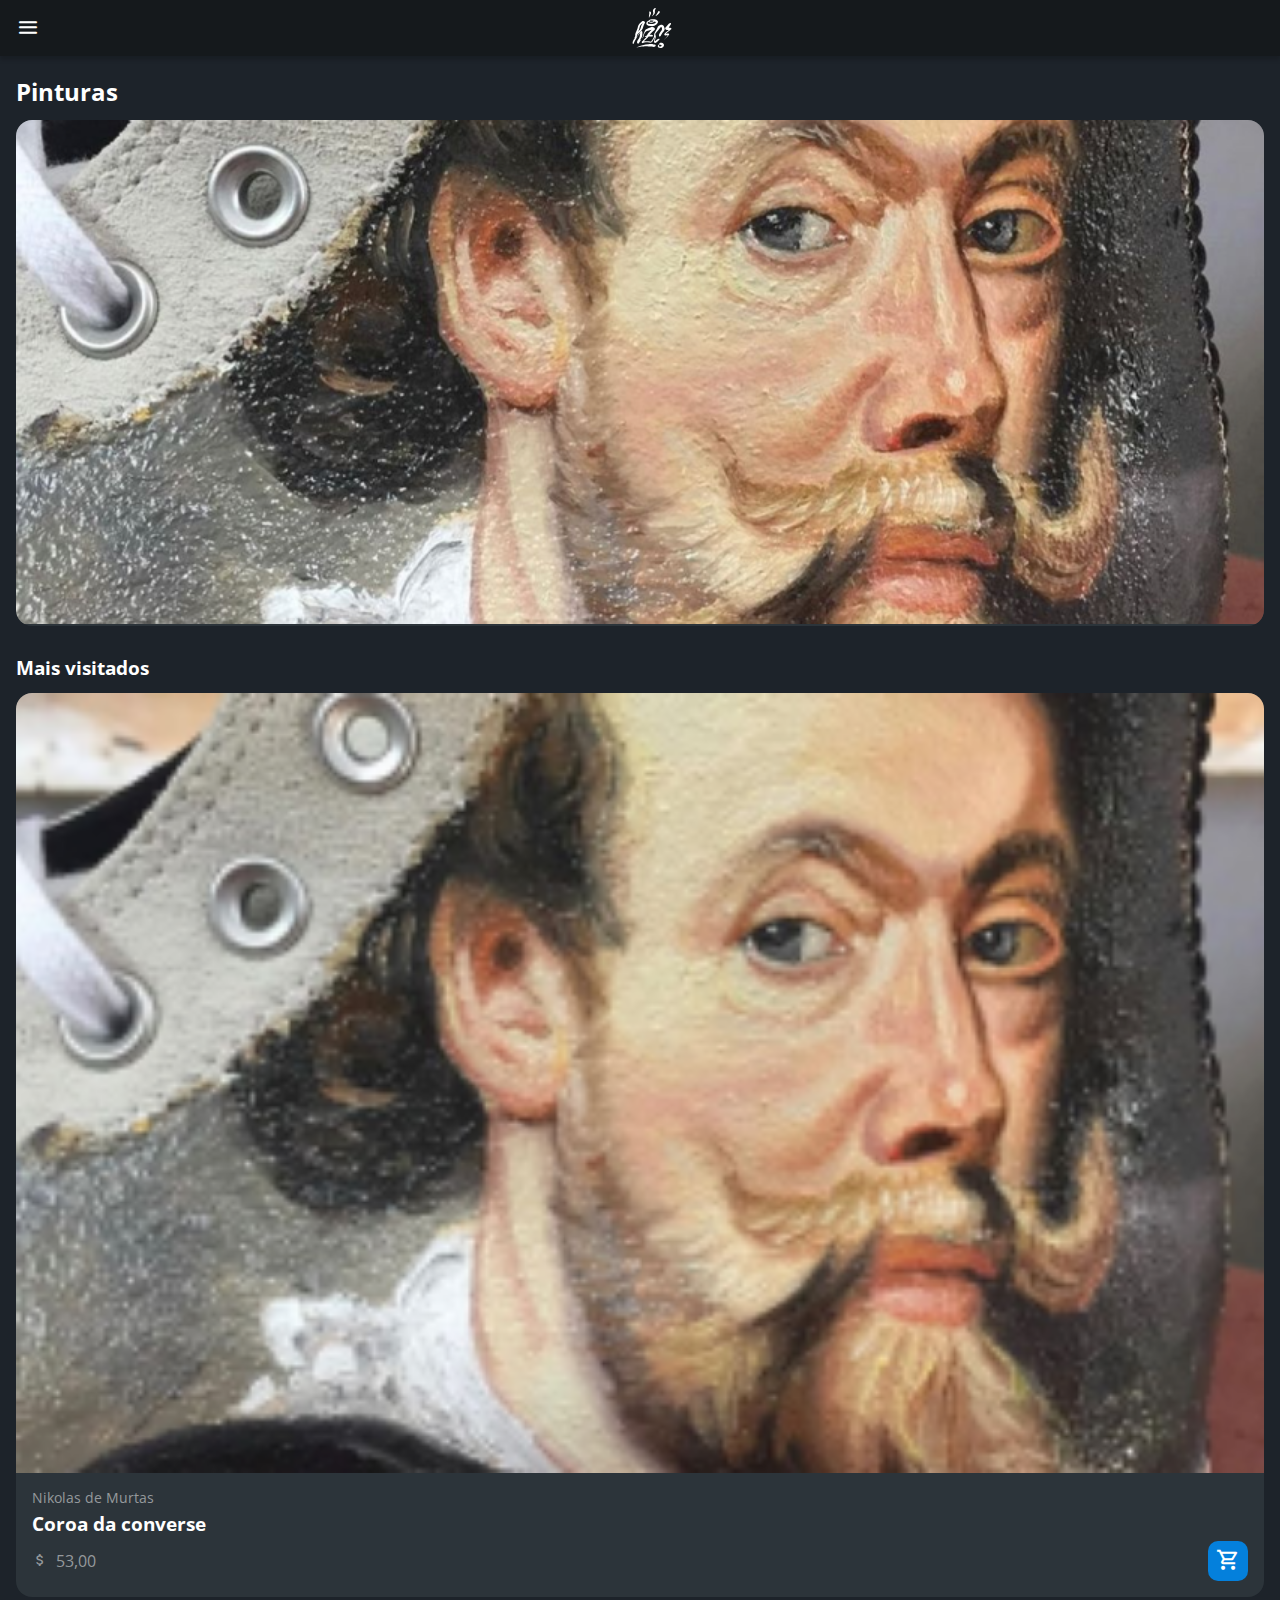
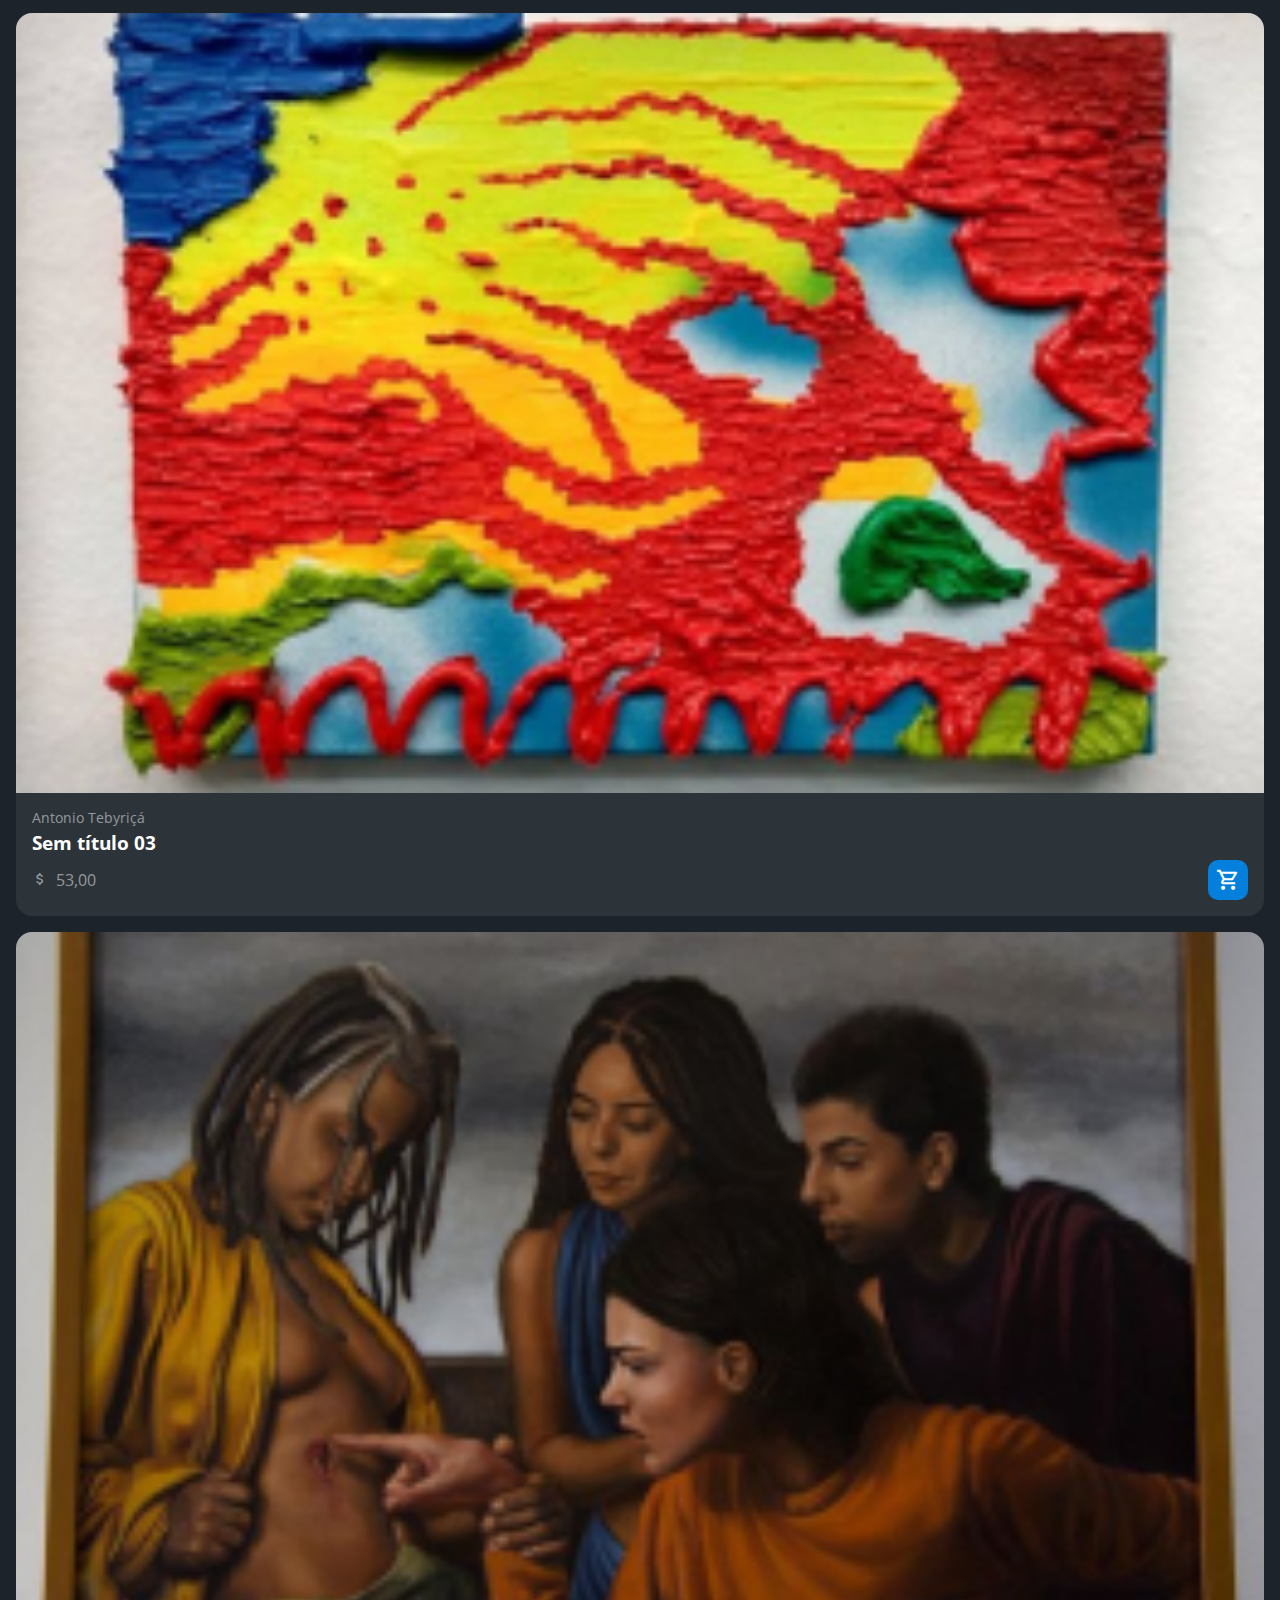
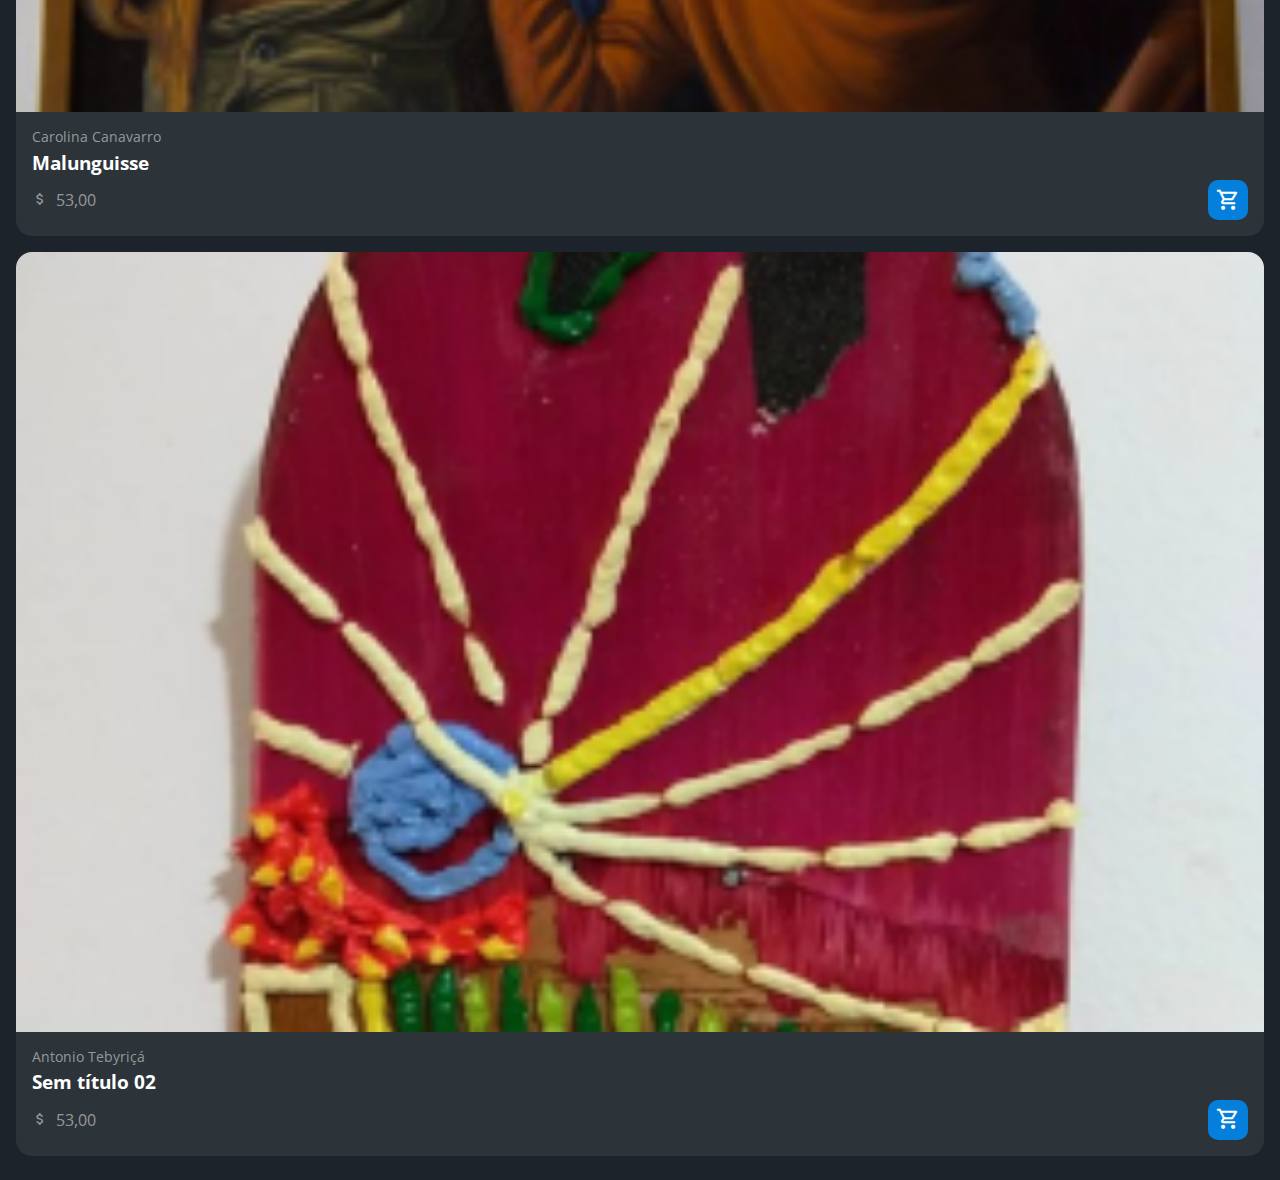
<file: panting.html>
<!DOCTYPE html>
<html lang="pt-br">
  <head>
    <meta charset="UTF-8" />
    <meta http-equiv="X-UA-Compatible" content="IE=edge" />
    <meta name="viewport" content="width=device-width, initial-scale=1.0" />
    <title>HZC | Home</title>
    <link rel="preconnect" href="https://fonts.googleapis.com" />
    <link rel="preconnect" href="https://fonts.gstatic.com" crossorigin />
    <link
      rel="stylesheet"
      href="https://fonts.googleapis.com/css2?family=Open+Sans:wght@400;600;700&display=swap"
    />
    <link rel="stylesheet" href="assets/css/reset.css" />
    <link rel="stylesheet" href="assets/css/style.css" />
  </head>
  <body>
    <header>
      <button class="header__menu" aria-label="Menu"><i></i></button>
      <img
        src="assets/img/logo.svg"
        alt="Logotipo da HZC"
        class="header__logo"
      />
      <p class="header__profile">Ana Clara Araújo</p>
      <button class="header__notificacao" aria-label="Notificação">
        <i></i>
      </button>
    </header>
    <nav class="sidebar">
      <img
        src="assets/img/logo.svg"
        alt="Logotipo da HZC"
        class="sidebar__logo"
      />
      <a href="index.html" class="sidebar__link sidebar__link--inicio"
        >Início</a
      >
      <a href="videos.html" class="sidebar__link sidebar__link--videos"
        >Vídeos</a
      >
      <a href="picos.html" class="sidebar__link sidebar__link--picos">Picos</a>

      <a href="shirts.html" class="sidebar__link sidebar__link--camisas"
        >Camisas</a
      >
      <a
        href="#"
        class="sidebar__link sidebar__link--pinturas sidebar__link--active"
        >Pinturas</a
      >
    </nav>
    <main class="home-screen">
      <h2 class="title-page">Pinturas</h2>
      <article class="card cartao--destaque destaque-video">
        <img
          src="assets/img/banner_3.png"
          alt="Banner do cartao"
          class="card__image card__image--mobile"
        />
        <img
          src="assets/img/banner_3.png"
          alt="Banner do cartao"
          class="card__image card__image--desktop"
        />
      </article>
      <article class="card cartao--recentes videos-recentes">
        <h3 class="card__title">Favoritos</h3>
        <a href="#" class="card__link">Ver todos</a>
        <ul class="card__list">
          <li class="card__item">
            <img
              src="assets/img/pintura_1.png"
              alt="Thumbnail"
              class="card__item-thumbnail"
            />
            <h4 class="card__item-title">Coroa da converse</h4>
            <p class="card__item-profile">Nikolas de Murtas</p>
          </li>
          <li class="card__item">
            <img
              src="assets/img/pintura_2.png"
              alt="Thumbnail"
              class="card__item-thumbnail"
            />
            <h4 class="card__item-title">Sem título 03</h4>
            <p class="card__item-profile">Antonio Tebyriçá</p>
          </li>
        </ul>
      </article>
      <section class="section section-videos">
        <h3 class="title-section">Mais visitados</h3>
        <article class="card">
          <img src="assets/img/pintura_1.png" alt="Vídeo" class="card__image" />
          <div class="card__content">
            <p class="card_profile">Nikolas de Murtas</p>
            <h3 class="card__title">Coroa da converse</h3>
            <p class="card__info card__info--money">53,00</p>
            <button
              class="card__button card__button--buy"
              aria-label="Comprar agora"
            ></button>
          </div>
        </article>
        <article class="card">
          <img src="assets/img/pintura_2.png" alt="Vídeo" class="card__image" />
          <div class="card__content">
            <p class="card_profile">Antonio Tebyriçá</p>
            <h3 class="card__title">Sem título 03</h3>
            <p class="card__info card__info--money">53,00</p>
            <button
              class="card__button card__button--buy"
              aria-label="Comprar agora"
            ></button>
          </div>
        </article>
        <article class="card">
          <img src="assets/img/pintura_3.png" alt="Vídeo" class="card__image" />
          <div class="card__content">
            <p class="card_profile">Carolina Canavarro</p>
            <h3 class="card__title">Malunguisse</h3>
            <p class="card__info card__info--money">53,00</p>
            <button
              class="card__button card__button--buy"
              aria-label="Comprar agora"
            ></button>
          </div>
        </article>
        <article class="card">
          <img src="assets/img/pintura_4.png" alt="Vídeo" class="card__image" />
          <div class="card__content">
            <p class="card_profile">Antonio Tebyriçá</p>
            <h3 class="card__title">Sem título 02</h3>
            <p class="card__info card__info--money">53,00</p>
            <button
              class="card__button card__button--buy"
              aria-label="Comprar agora"
            ></button>
          </div>
        </article>
      </section>
    </main>
    <script src="index.js"></script>
  </body>
</html>
</file>
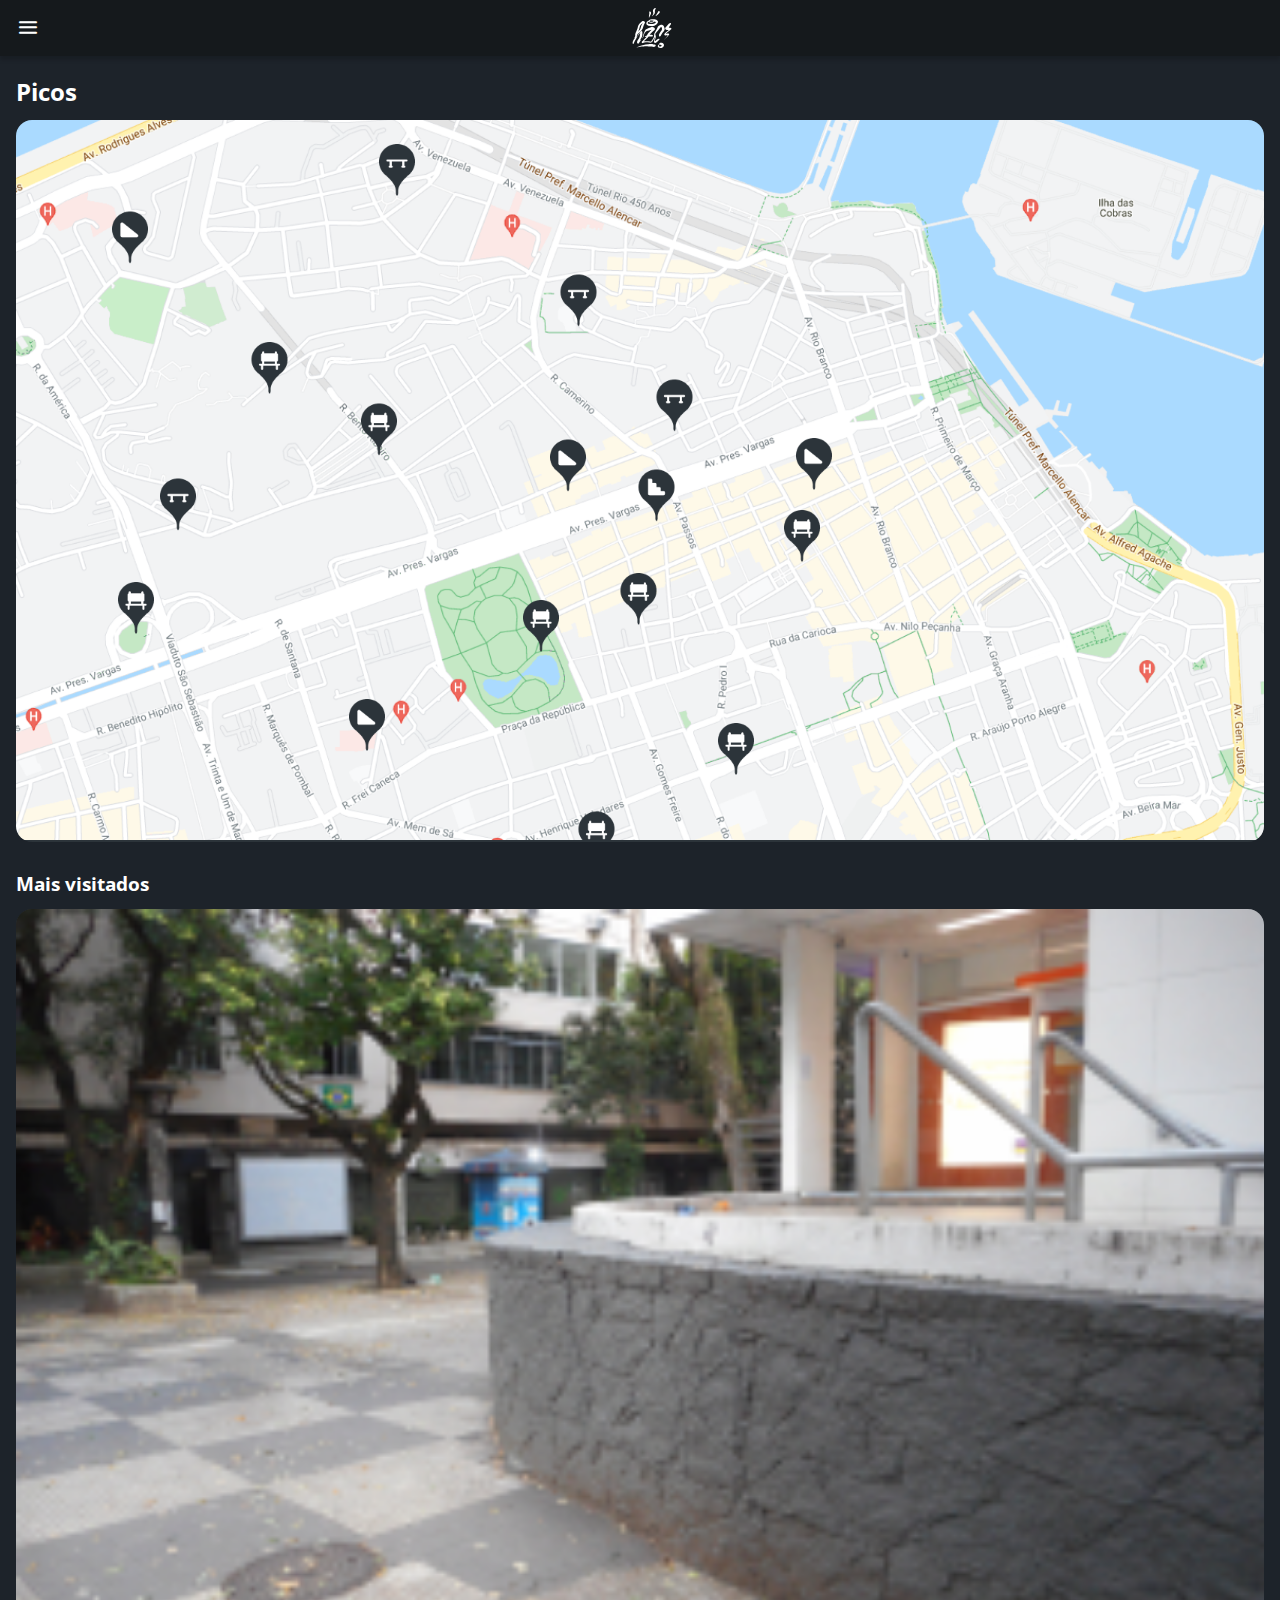
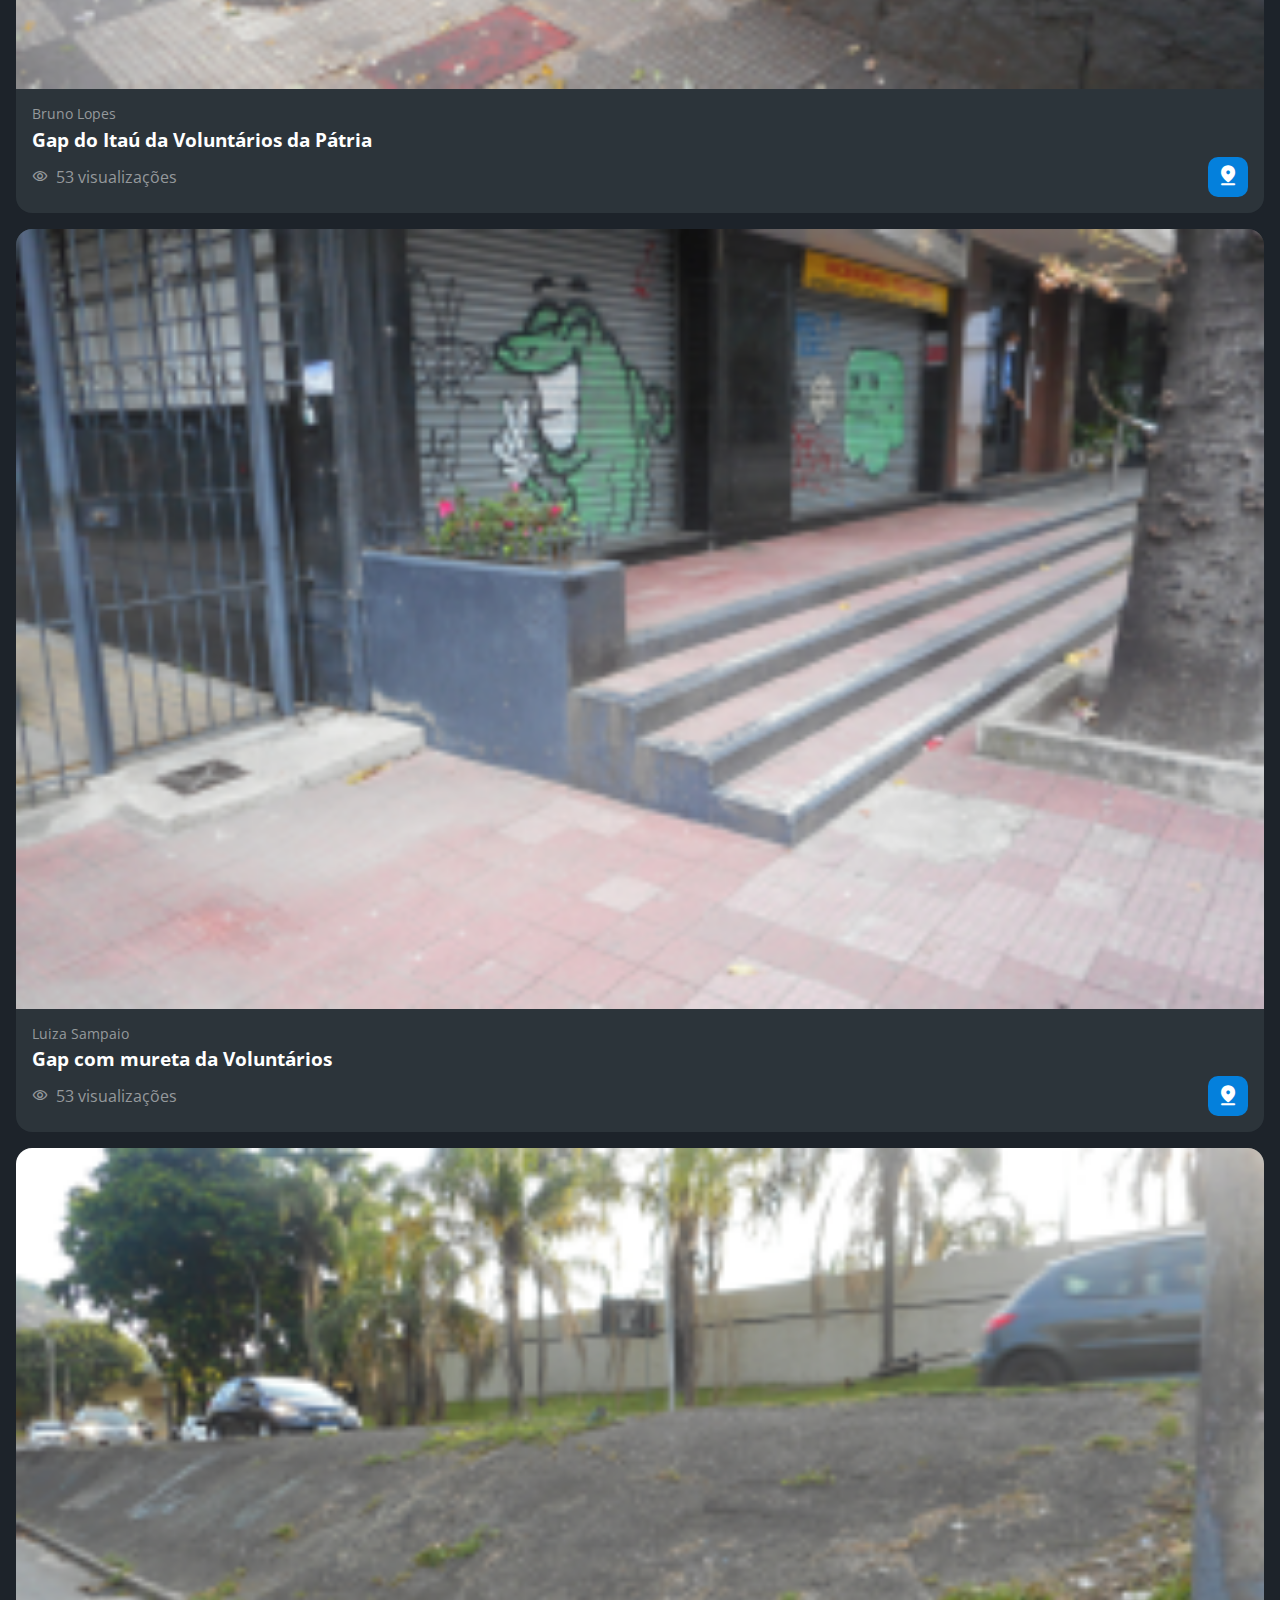
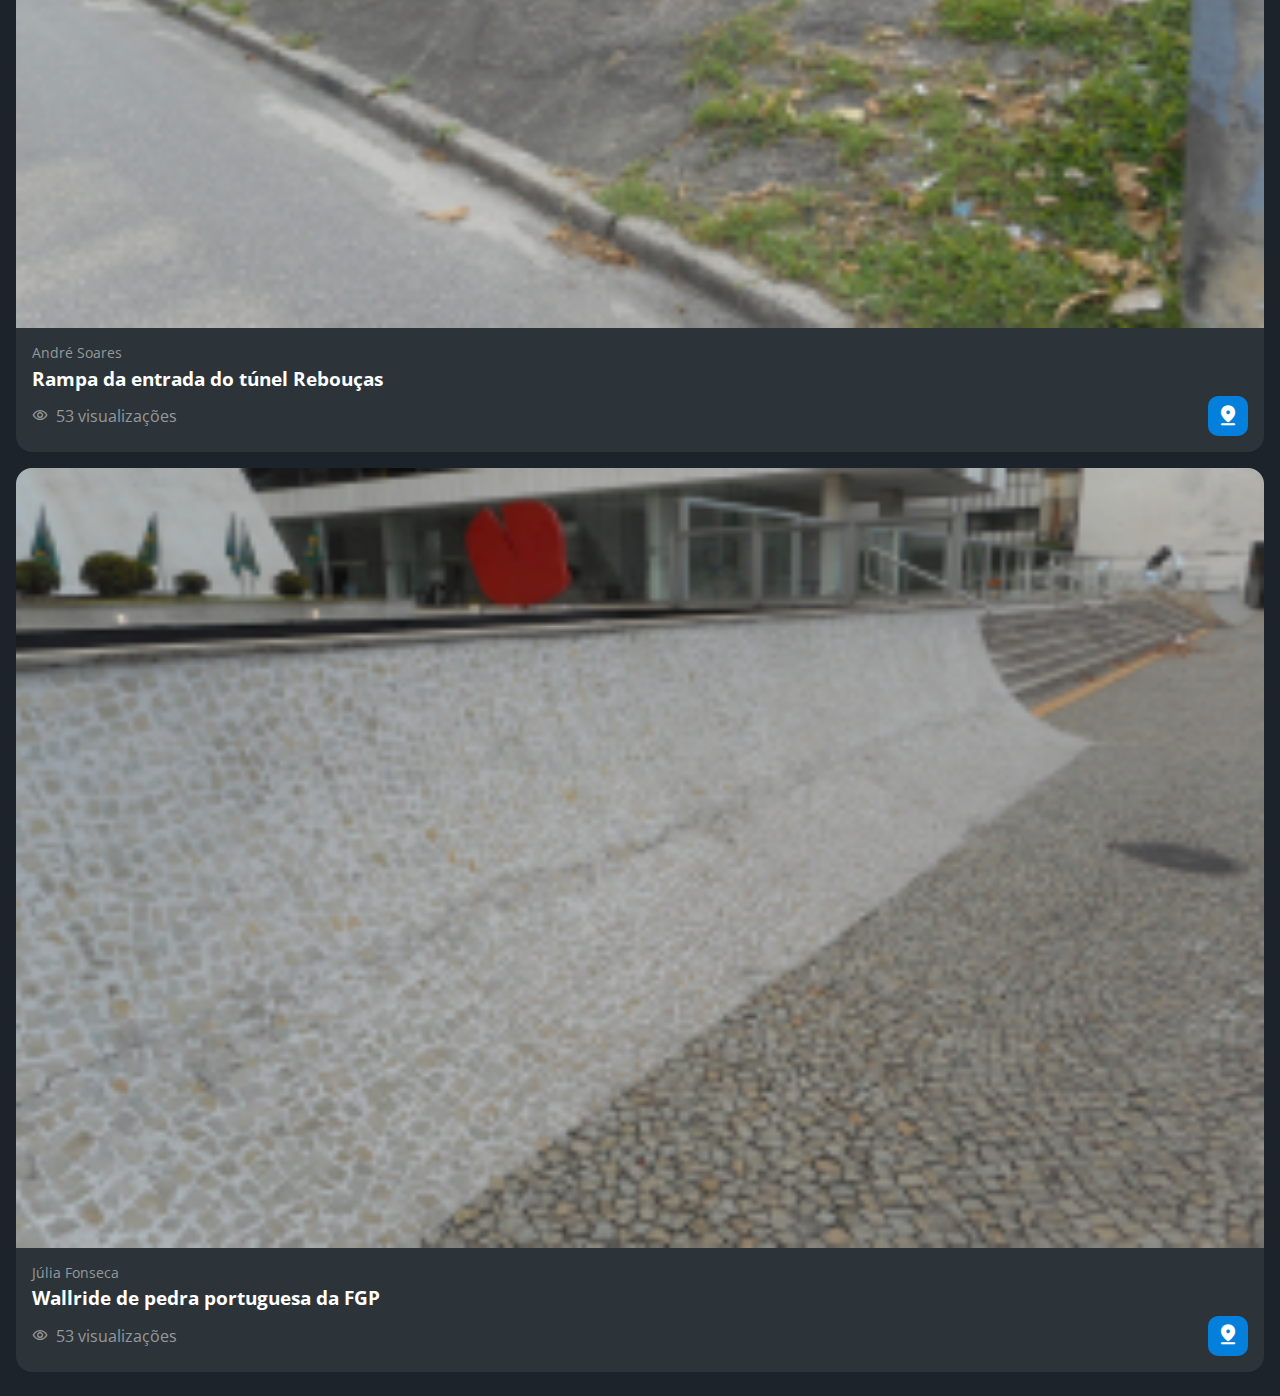
<file: picos.html>
<!DOCTYPE html>
<html lang="pt-br">
  <head>
    <meta charset="UTF-8" />
    <meta http-equiv="X-UA-Compatible" content="IE=edge" />
    <meta name="viewport" content="width=device-width, initial-scale=1.0" />
    <title>HZC | Home</title>
    <link rel="preconnect" href="https://fonts.googleapis.com" />
    <link rel="preconnect" href="https://fonts.gstatic.com" crossorigin />
    <link
      rel="stylesheet"
      href="https://fonts.googleapis.com/css2?family=Open+Sans:wght@400;600;700&display=swap"
    />
    <link rel="stylesheet" href="assets/css/reset.css" />
    <link rel="stylesheet" href="assets/css/style.css" />
  </head>
  <body>
    <header>
      <button class="header__menu" aria-label="Menu"><i></i></button>
      <img
        src="assets/img/logo.svg"
        alt="Logotipo da HZC"
        class="header__logo"
      />
      <p class="header__profile">Ana Clara Araújo</p>
      <button class="header__notificacao" aria-label="Notificação">
        <i></i>
      </button>
    </header>
    <nav class="sidebar">
      <img
        src="assets/img/logo.svg"
        alt="Logotipo da HZC"
        class="sidebar__logo"
      />
      <a href="index.html" class="sidebar__link sidebar__link--inicio"
        >Início</a
      >
      <a href="videos.html" class="sidebar__link sidebar__link--videos"
        >Vídeos</a
      >
      <a
        href="#"
        class="sidebar__link sidebar__link--picos sidebar__link--active"
        >Picos</a
      >

      <a href="shirts.html" class="sidebar__link sidebar__link--camisas"
        >Camisas</a
      >
      <a href="panting.html" class="sidebar__link sidebar__link--pinturas"
        >Pinturas</a
      >
    </nav>
    <main class="home-screen">
      <h2 class="title-page">Picos</h2>
      <article class="card cartao--destaque destaque-video">
        <img
          src="assets/img/mapa-picos.png"
          alt="Banner do cartao"
          class="card__image card__image--mobile"
        />
        <img
          src="assets/img/mapa-picos.png"
          alt="Banner do cartao"
          class="card__image card__image--desktop"
        />
      </article>
      <article class="card cartao--recentes videos-recentes">
        <h4 class="card__title--small">Favoritos</h4>
        <a href="#" class="card__link">Ver todos</a>
        <ul class="card__list">
          <li class="card__item">
            <img
              src="assets/img/favorito_1.png"
              alt="Thumbnail"
              class="card__item-thumbnail"
            />
            <h4 class="card__item-title">Wallride da FGP</h4>
            <p class="card__item-profile">Júlia Fonseca</p>
          </li>
          <li class="card__item">
            <img
              src="assets/img/favorito_2.png"
              alt="Thumbnail"
              class="card__item-thumbnail"
            />
            <h4 class="card__item-title">Borda de valores</h4>
            <p class="card__item-profile">Júlia Fonseca</p>
          </li>
          <li class="card__item">
            <img
              src="assets/img/favorito_3.png"
              alt="Thumbnail"
              class="card__item-thumbnail"
            />
            <h4 class="card__item-title">Segundo setor da Praça Mauá</h4>
            <p class="card__item-profile">Júlia Fonseca</p>
          </li>
          <li class="card__item">
            <img
              src="assets/img/favorito_4.png"
              alt="Thumbnail"
              class="card__item-thumbnail"
            />
            <h4 class="card__item-title">Segundo setor da Praça Mauá</h4>
            <p class="card__item-profile">Júlia Fonseca</p>
          </li>
          <li class="card__item">
            <img
              src="assets/img/favorito_5.png"
              alt="Thumbnail"
              class="card__item-thumbnail"
            />
            <h4 class="card__item-title">Borda de valores</h4>
            <p class="card__item-profile">Júlia Fonseca</p>
          </li>
          <li class="card__item">
            <img
              src="assets/img/favorito_6.png"
              alt="Thumbnail"
              class="card__item-thumbnail"
            />
            <h4 class="card__item-title">Wallride do Rebouças</h4>
            <p class="card__item-profile">Júlia Fonseca</p>
          </li>
        </ul>
      </article>
      <section class="section section-videos">
        <h3 class="title-section">Mais visitados</h3>
        <article class="card">
          <img src="assets/img/pico_1.png" alt="Vídeo" class="card__image" />
          <div class="card__content">
            <p class="card_profile">Bruno Lopes</p>
            <h3 class="card__title">Gap do Itaú da Voluntários da Pátria</h3>
            <p class="card__info card__info--views">53 visualizações</p>
            <button
              class="card__button card__button--picos"
              aria-label="Assistir agora"
            ></button>
          </div>
        </article>
        <article class="card">
          <img src="assets/img/pico_2.png" alt="Vídeo" class="card__image" />
          <div class="card__content">
            <p class="card_profile">Luiza Sampaio</p>
            <h3 class="card__title">Gap com mureta da Voluntários</h3>
            <p class="card__info card__info--views">53 visualizações</p>
            <button
              class="card__button card__button--picos"
              aria-label="Assistir agora"
            ></button>
          </div>
        </article>
        <article class="card">
          <img src="assets/img/pico_3.png" alt="Vídeo" class="card__image" />
          <div class="card__content">
            <p class="card_profile">André Soares</p>
            <h3 class="card__title">Rampa da entrada do túnel Rebouças</h3>
            <p class="card__info card__info--views">53 visualizações</p>
            <button
              class="card__button card__button--picos"
              aria-label="Assistir agora"
            ></button>
          </div>
        </article>
        <article class="card">
          <img src="assets/img/pico_4.png" alt="Vídeo" class="card__image" />
          <div class="card__content">
            <p class="card_profile">Júlia Fonseca</p>
            <h3 class="card__title">Wallride de pedra portuguesa da FGP</h3>
            <p class="card__info card__info--views">53 visualizações</p>
            <button
              class="card__button card__button--picos"
              aria-label="Assistir agora"
            ></button>
          </div>
        </article>
      </section>
    </main>
    <script src="index.js"></script>
  </body>
</html>
</file>
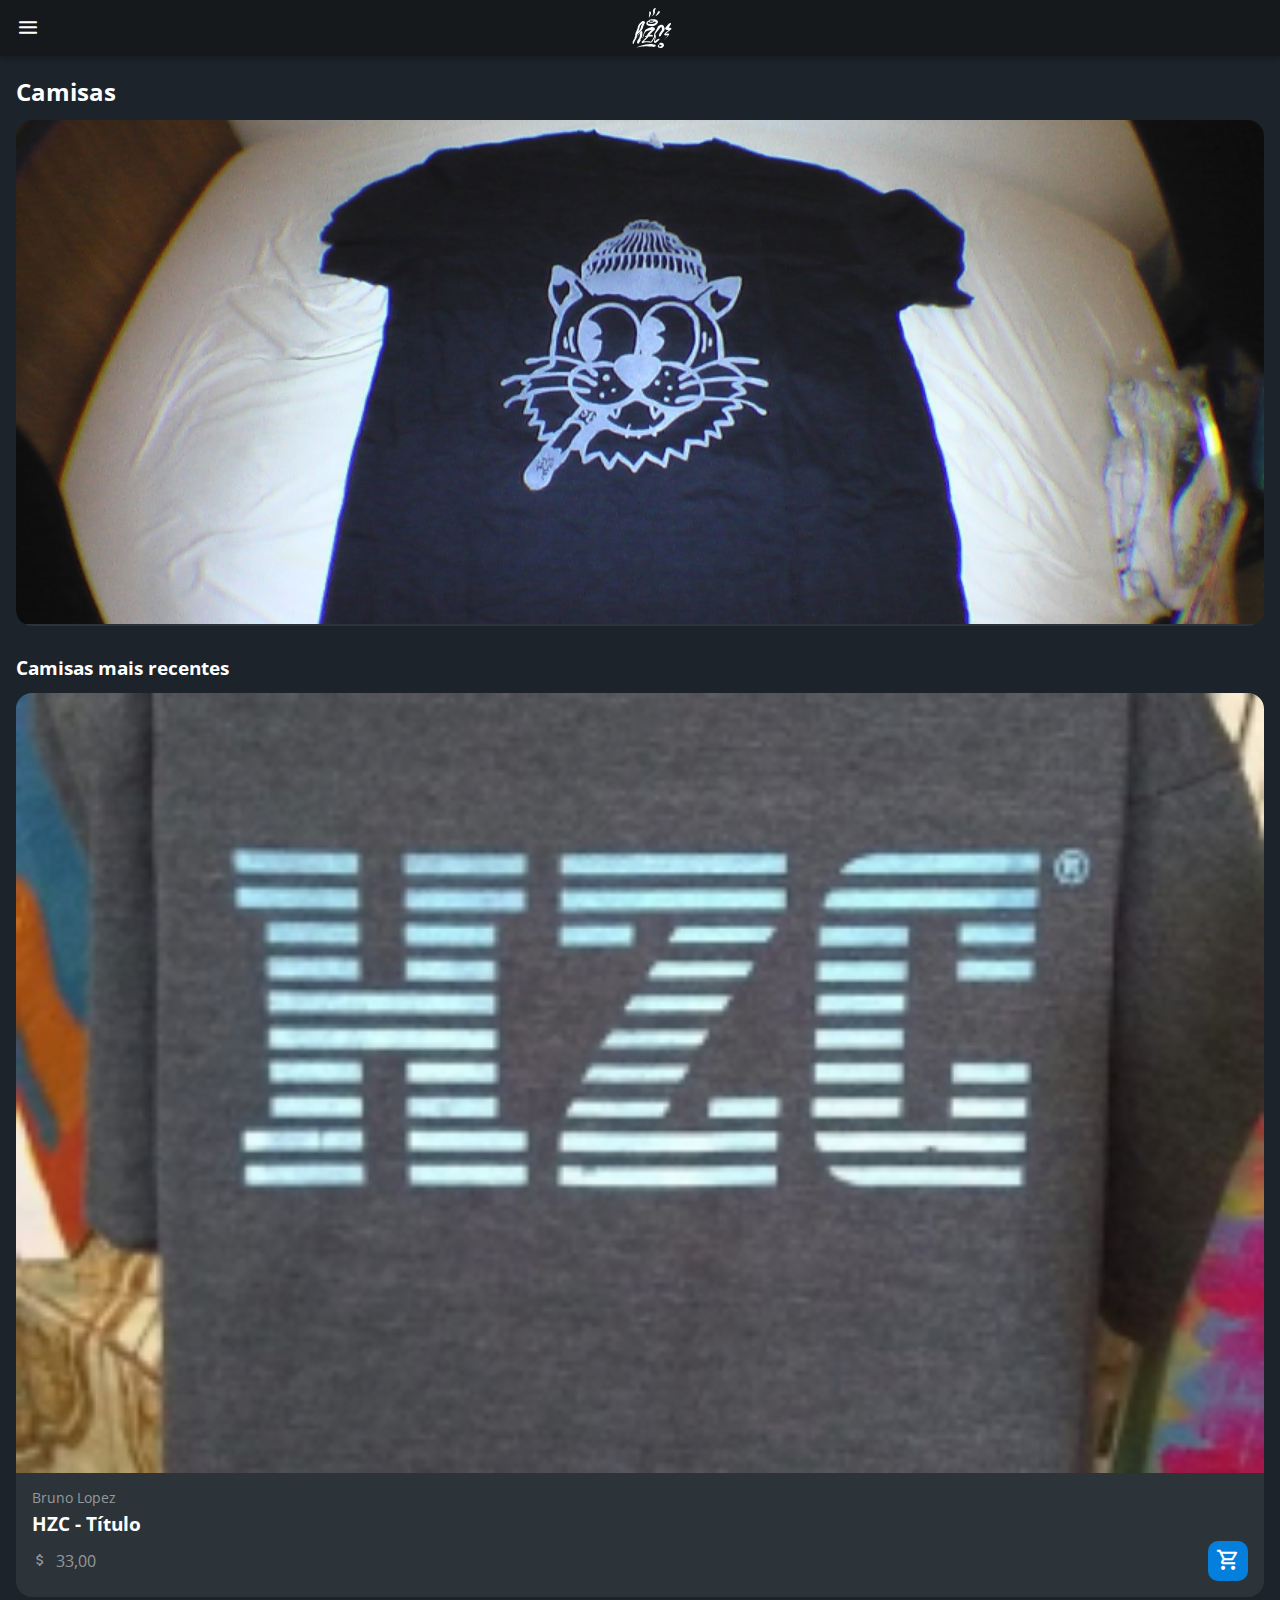
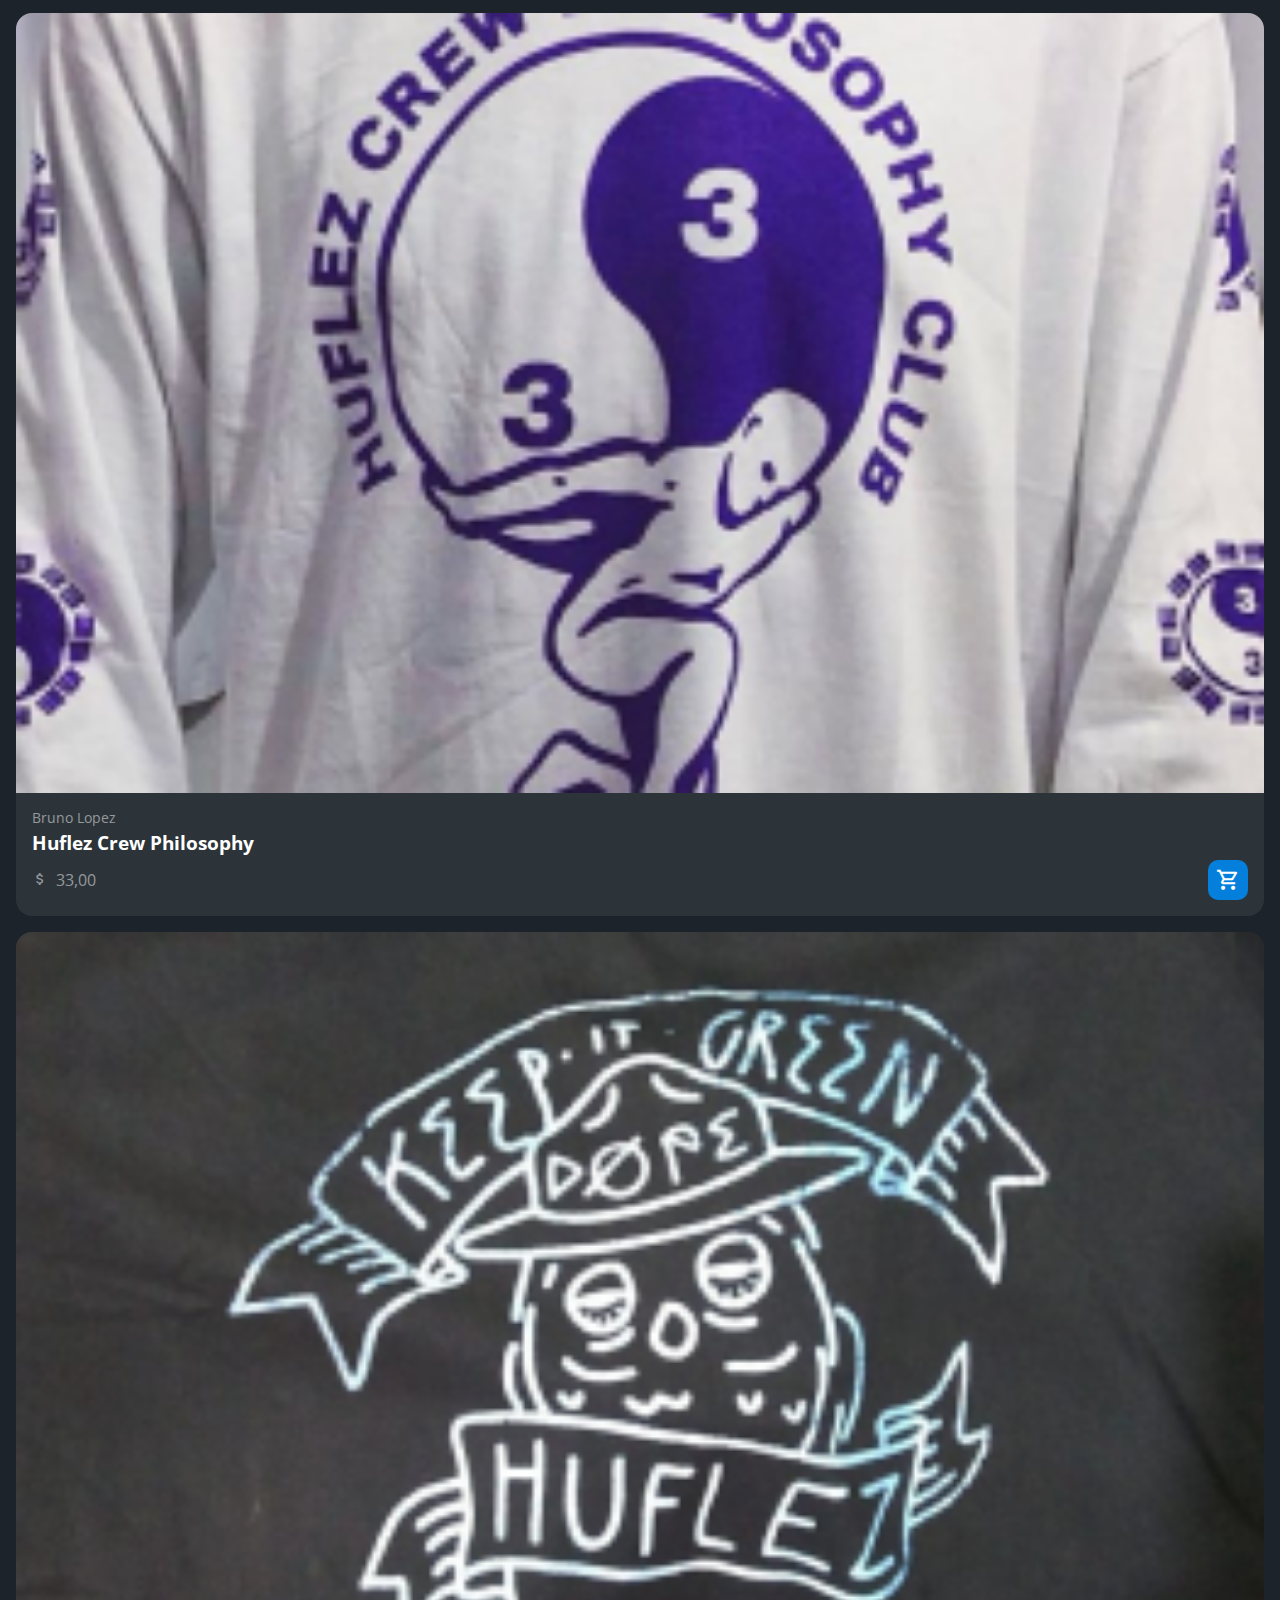
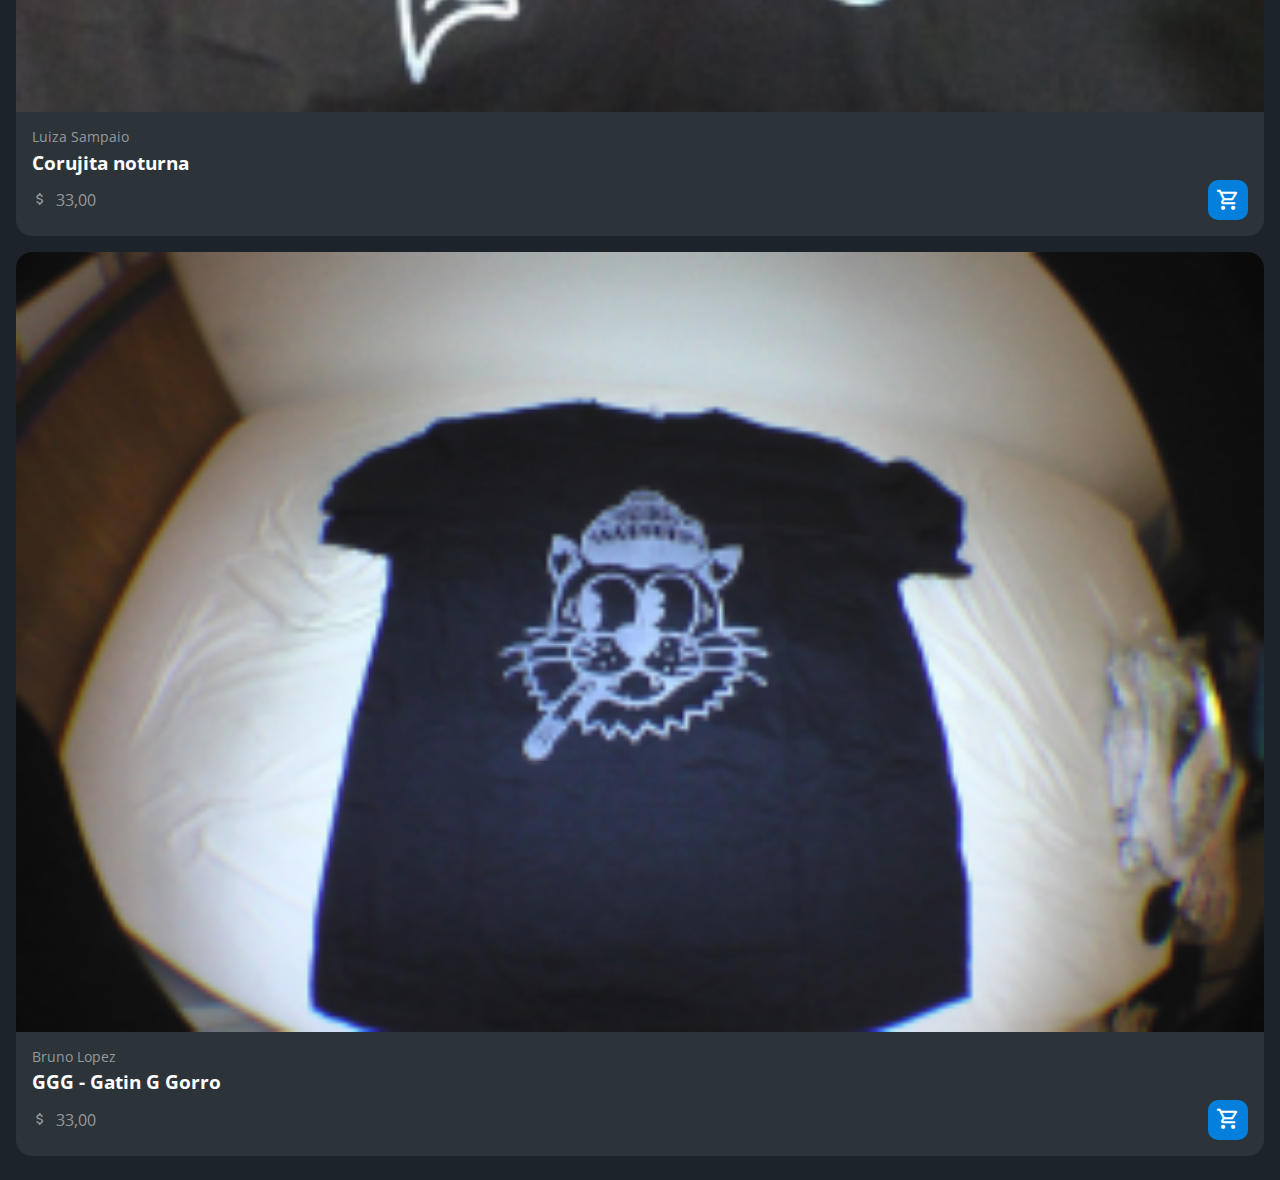
<file: shirts.html>
<!DOCTYPE html>
<html lang="pt-br">
  <head>
    <meta charset="UTF-8" />
    <meta http-equiv="X-UA-Compatible" content="IE=edge" />
    <meta name="viewport" content="width=device-width, initial-scale=1.0" />
    <title>HZC | Home</title>
    <link rel="preconnect" href="https://fonts.googleapis.com" />
    <link rel="preconnect" href="https://fonts.gstatic.com" crossorigin />
    <link
      rel="stylesheet"
      href="https://fonts.googleapis.com/css2?family=Open+Sans:wght@400;600;700&display=swap"
    />
    <link rel="stylesheet" href="assets/css/reset.css" />
    <link rel="stylesheet" href="assets/css/style.css" />
  </head>
  <body>
    <header>
      <button class="header__menu" aria-label="Menu"><i></i></button>
      <img
        src="assets/img/logo.svg"
        alt="Logotipo da HZC"
        class="header__logo"
      />
      <p class="header__profile">Ana Clara Araújo</p>
      <button class="header__notificacao" aria-label="Notificação">
        <i></i>
      </button>
    </header>
    <nav class="sidebar">
      <img
        src="assets/img/logo.svg"
        alt="Logotipo da HZC"
        class="sidebar__logo"
      />
      <a href="index.html" class="sidebar__link sidebar__link--inicio"
        >Início</a
      >
      <a href="videos.html" class="sidebar__link sidebar__link--videos"
        >Vídeos</a
      >
      <a href="picos.html" class="sidebar__link sidebar__link--picos">Picos</a>
      <a
        href="#"
        class="sidebar__link sidebar__link--camisas sidebar__link--active"
        >Camisas</a
      >
      <a href="panting.html" class="sidebar__link sidebar__link--pinturas"
        >Pinturas</a
      >
    </nav>
    <main class="home-screen">
      <h2 class="title-page">Camisas</h2>
      <article class="card cartao--destaque destaque-video">
        <img
          src="assets/img/banner_4.png"
          alt="Banner do cartao"
          class="card__image card__image--mobile"
        />
        <img
          src="assets/img/banner_4.png"
          alt="Banner do cartao"
          class="card__image card__image--desktop"
        />
      </article>
      <article class="card cartao--recentes videos-recentes">
        <h3 class="card__title">Favoritos</h3>
        <a href="#" class="card__link">Ver todos</a>
        <ul class="card__list">
          <li class="card__item">
            <img
              src="assets/img/produto_1.png"
              alt="Thumbnail"
              class="card__item-thumbnail"
            />
            <h4 class="card__item-title">Bruno Lopez</h4>
            <p class="card__item-profile">HZC - Título</p>
          </li>
          <li class="card__item">
            <img
              src="assets/img/produto_2.png"
              alt="Thumbnail"
              class="card__item-thumbnail"
            />
            <h4 class="card__item-title">Bruno Lopez</h4>
            <p class="card__item-profile">GGG - Gatin G Gorro</p>
          </li>
        </ul>
      </article>
      <section class="section section-produtos">
        <h3 class="title-section">Camisas mais recentes</h3>
        <article class="card">
          <img src="assets/img/produto_1.png" alt="Vídeo" class="card__image" />
          <div class="card__content">
            <p class="card_profile">Bruno Lopez</p>
            <h3 class="card__title">HZC - Título</h3>
            <p class="card__info card__info--money">33,00</p>
            <button
              class="card__button card__button--buy"
              aria-label="Assistir agora"
            ></button>
          </div>
        </article>
        <article class="card">
          <img src="assets/img/produto_2.png" alt="Vídeo" class="card__image" />
          <div class="card__content">
            <p class="card_profile">Bruno Lopez</p>
            <h3 class="card__title">Huflez Crew Philosophy</h3>
            <p class="card__info card__info--money">33,00</p>
            <button
              class="card__button card__button--buy"
              aria-label="Assistir agora"
            ></button>
          </div>
        </article>
        <article class="card">
          <img src="assets/img/produto_3.png" alt="Vídeo" class="card__image" />
          <div class="card__content">
            <p class="card_profile">Luiza Sampaio</p>
            <h3 class="card__title">Corujita noturna</h3>
            <p class="card__info card__info--money">33,00</p>
            <button
              class="card__button card__button--buy"
              aria-label="Assistir agora"
            ></button>
          </div>
        </article>
        <article class="card">
          <img src="assets/img/produto_4.png" alt="Vídeo" class="card__image" />
          <div class="card__content">
            <p class="card_profile">Bruno Lopez</p>
            <h3 class="card__title">GGG - Gatin G Gorro</h3>
            <p class="card__info card__info--money">33,00</p>
            <button
              class="card__button card__button--buy"
              aria-label="Assistir agora"
            ></button>
          </div>
        </article>
      </section>
    </main>
    <script src="index.js"></script>
  </body>
</html>
</file>
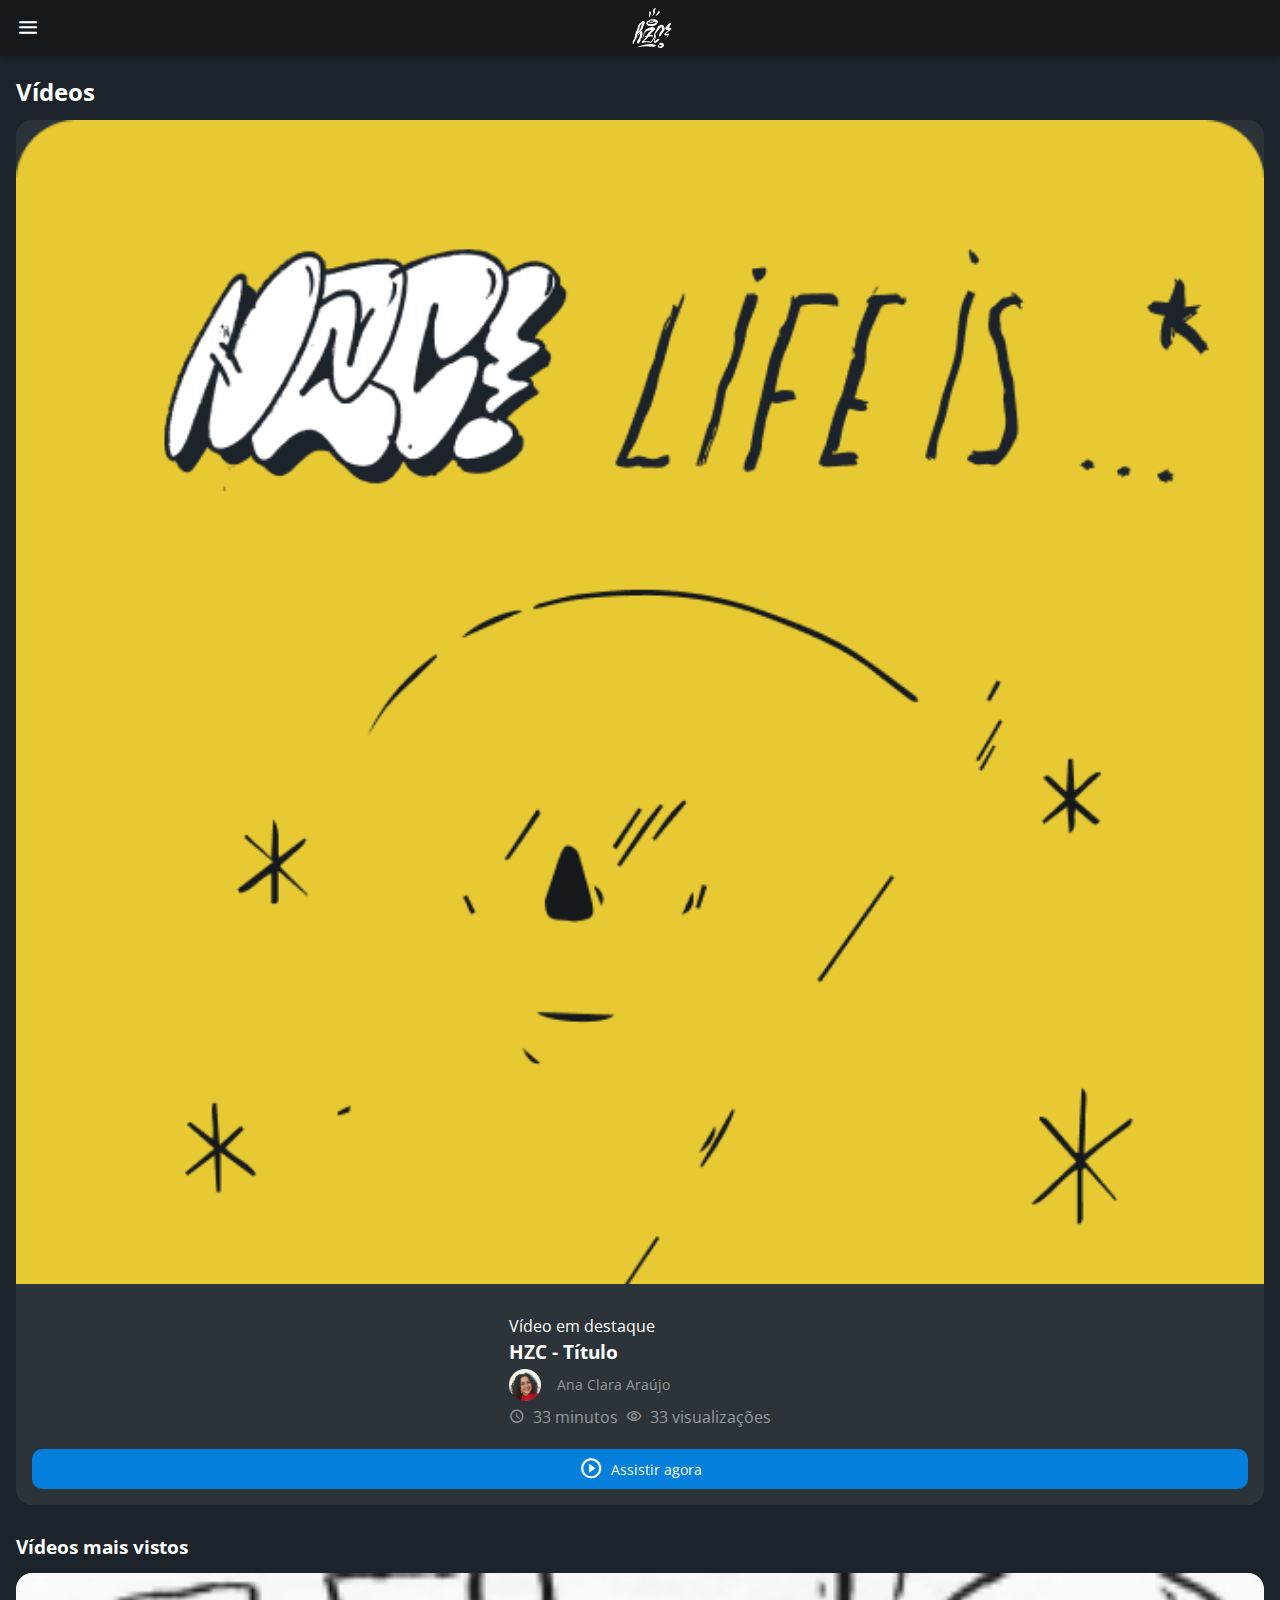
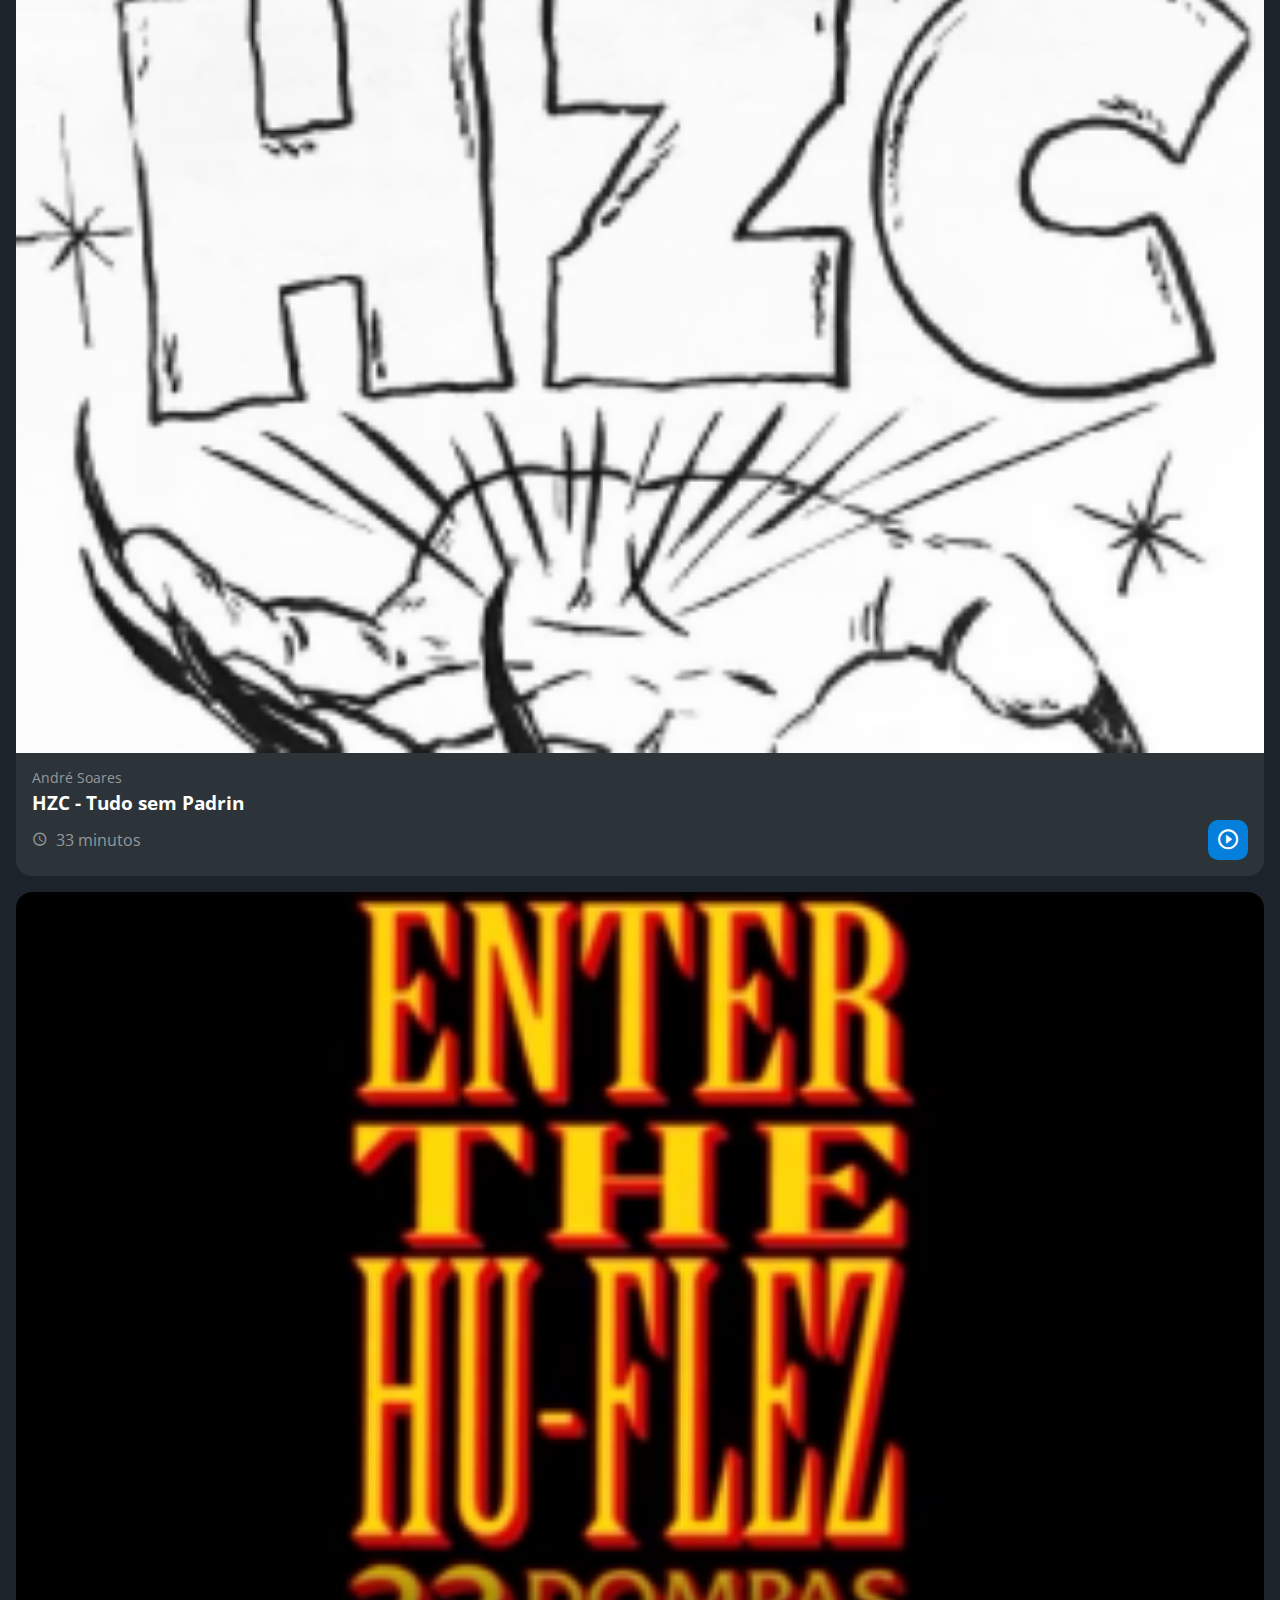
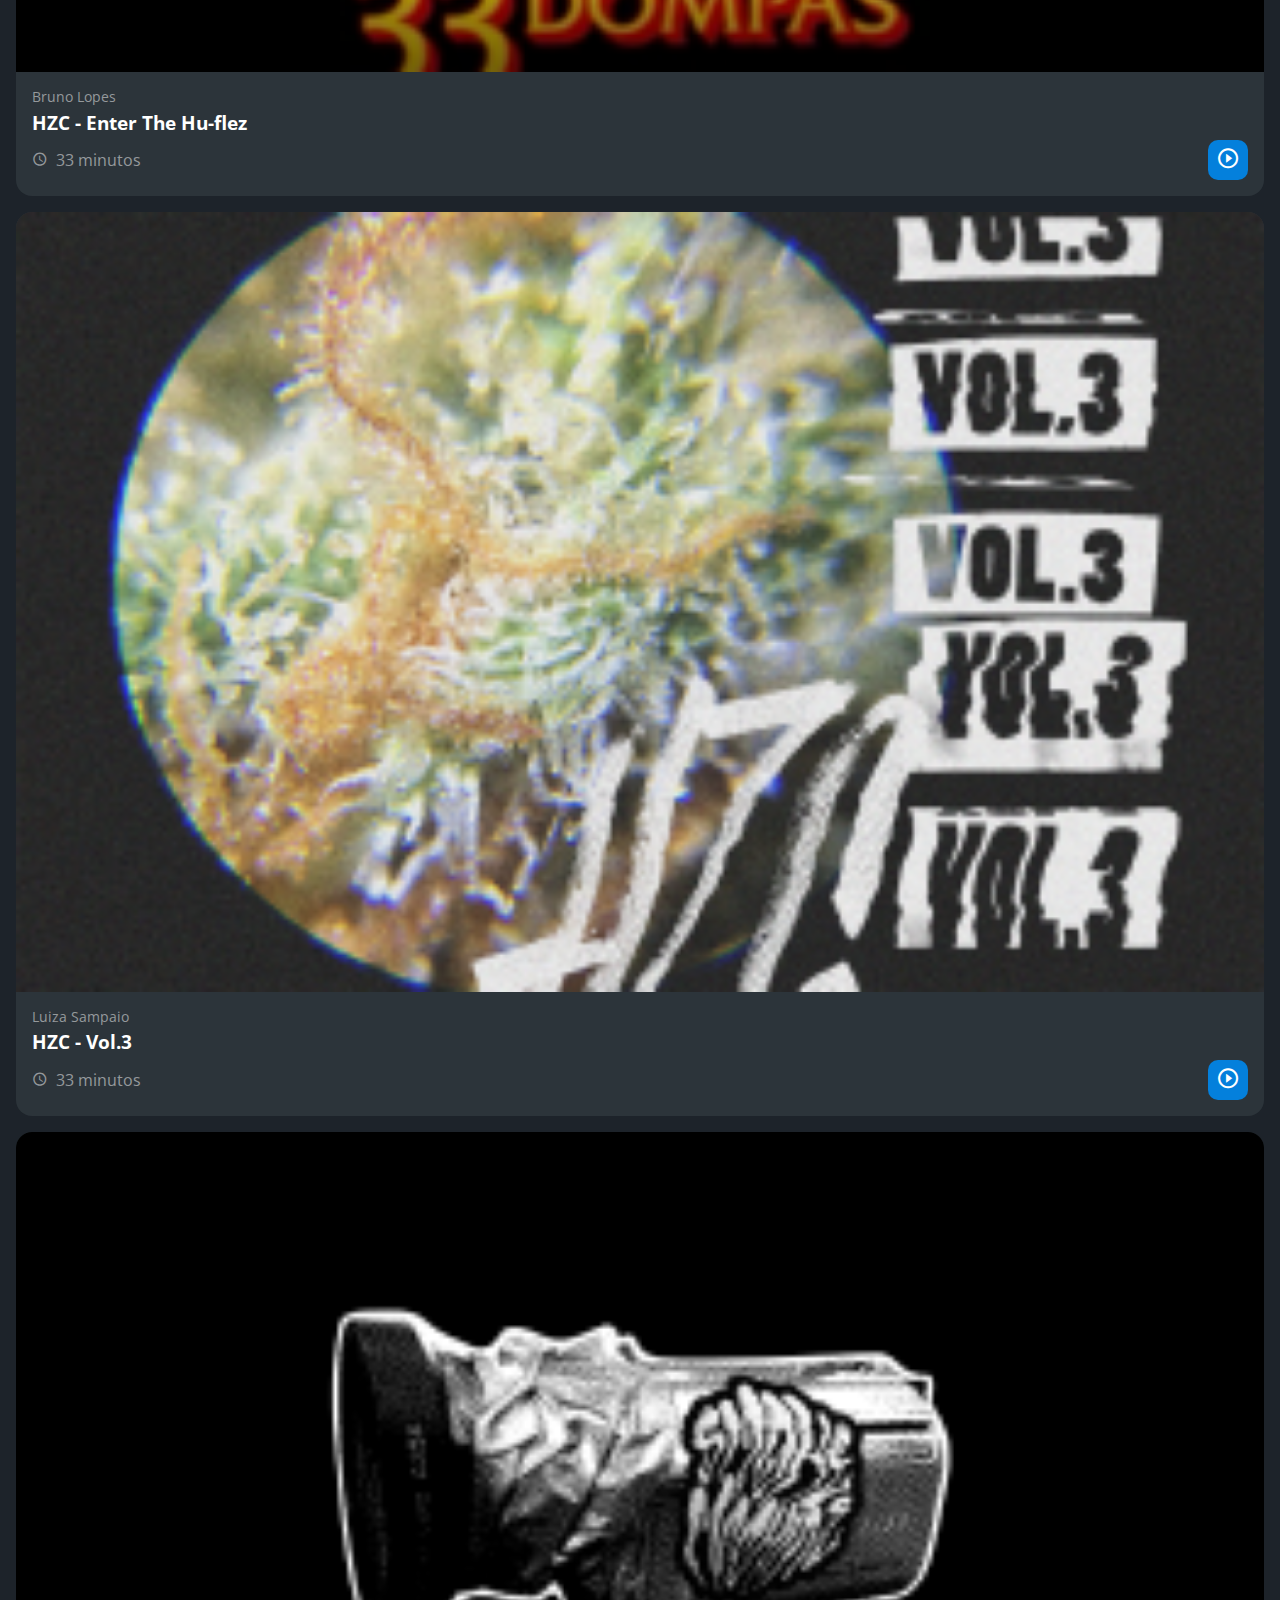
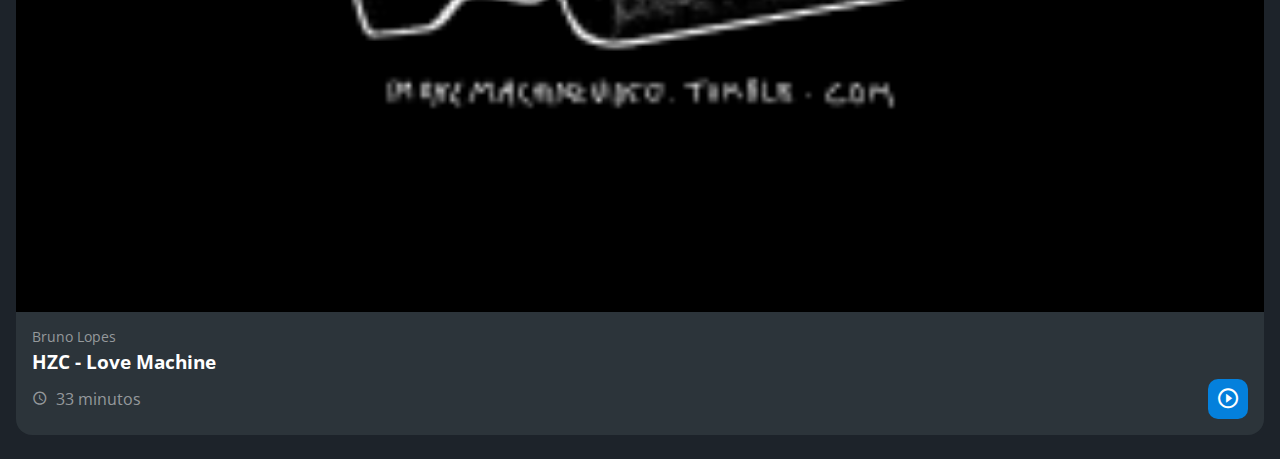
<file: videos.html>
<!DOCTYPE html>
<html lang="pt-br">
  <head>
    <meta charset="UTF-8" />
    <meta http-equiv="X-UA-Compatible" content="IE=edge" />
    <meta name="viewport" content="width=device-width, initial-scale=1.0" />
    <title>HZC | Home</title>
    <link rel="preconnect" href="https://fonts.googleapis.com" />
    <link rel="preconnect" href="https://fonts.gstatic.com" crossorigin />
    <link
      rel="stylesheet"
      href="https://fonts.googleapis.com/css2?family=Open+Sans:wght@400;600;700&display=swap"
    />
    <link rel="stylesheet" href="assets/css/reset.css" />
    <link rel="stylesheet" href="assets/css/style.css" />
  </head>
  <body>
    <header>
      <button class="header__menu" aria-label="Menu"><i></i></button>
      <img
        src="assets/img/logo.svg"
        alt="Logotipo da HZC"
        class="header__logo"
      />
      <p class="header__profile">Ana Clara Araújo</p>
      <button class="header__notificacao" aria-label="Notificação">
        <i></i>
      </button>
    </header>
    <nav class="sidebar">
      <img
        src="assets/img/logo.svg"
        alt="Logotipo da HZC"
        class="sidebar__logo"
      />
      <a href="index.html" class="sidebar__link sidebar__link--inicio"
        >Início</a
      >
      <a
        href="#"
        class="sidebar__link sidebar__link--videos sidebar__link--active"
        >Vídeos</a
      >
      <a href="picos.html" class="sidebar__link sidebar__link--picos">Picos</a>

      <a href="shirts.html" class="sidebar__link sidebar__link--camisas"
        >Camisas</a
      >
      <a href="panting.html" class="sidebar__link sidebar__link--pinturas"
        >Pinturas</a
      >
    </nav>
    <main class="home-screen">
      <h2 class="title-page">Vídeos</h2>
      <article class="card cartao--destaque destaque-video">
        <img
          src="assets/img/banner-mobile_1.png"
          alt="Banner do cartao"
          class="card__image card__image--mobile"
        />
        <img
          src="assets/img/banner_1.png"
          alt="Banner do cartao"
          class="card__image card__image--desktop"
        />
        <div class="card__content--video">
          <div class="card__content--featured">
            <p class="card__featured">Vídeo em destaque</p>
            <h3 class="card__title">HZC - Título</h3>
            <div class="info__image__autor">
              <img src="assets/img/profile_2.png" alt="" class="image__autor" />
              <p class="card_profile">Ana Clara Araújo</p>
            </div>
            <p class="card__info card__info--time">33 minutos</p>
            <p class="card__info card__info--views">33 visualizações</p>
          </div>
          <button
            class="card__button card__button--play card__button--featured"
          >
            Assistir agora
          </button>
        </div>
      </article>
      <article class="card cartao--recentes videos-recentes">
        <h4 class="card__title--small">Favoritos</h4>
        <a href="#" class="card__link">Ver todos</a>
        <ul class="card__list">
          <li class="card__item">
            <img
              src="assets/img/miniatura_1.png"
              alt="Thumbnail"
              class="card__item-thumbnail"
            />
            <h4 class="card__item-title">HZC - Love machine</h4>
            <p class="card__item-profile">Júlia Fonseca</p>
          </li>
          <li class="card__item">
            <img
              src="assets/img/miniatura_2.png"
              alt="Thumbnail"
              class="card__item-thumbnail"
            />
            <h4 class="card__item-title">HZC - Vol. 3</h4>
            <p class="card__item-profile">Júlia Fonseca</p>
          </li>
          <li class="card__item">
            <img
              src="assets/img/miniatura_3.png"
              alt="Thumbnail"
              class="card__item-thumbnail"
            />
            <h4 class="card__item-title">HZC - Pescaria na Urca</h4>
            <p class="card__item-profile">Júlia Fonseca</p>
          </li>
          <li class="card__item">
            <img
              src="assets/img/miniatura_4.png"
              alt="Thumbnail"
              class="card__item-thumbnail"
            />
            <h4 class="card__item-title">Vidalocagi - Guerreiros do Asfalto</h4>
            <p class="card__item-profile">Júlia Fonseca</p>
          </li>
          <li class="card__item">
            <img
              src="assets/img/miniatura_5.png"
              alt="Thumbnail"
              class="card__item-thumbnail"
            />
            <h4 class="card__item-title">Vidalocagi - Não importa o nível</h4>
            <p class="card__item-profile">Júlia Fonseca</p>
          </li>
        </ul>
      </article>
      <section class="section section-videos">
        <h3 class="title-section">Vídeos mais vistos</h3>
        <article class="card">
          <img src="assets/img/video_1.png" alt="Vídeo" class="card__image" />
          <div class="card__content">
            <p class="card_profile">André Soares</p>
            <h3 class="card__title">HZC - Tudo sem Padrin</h3>
            <p class="card__info card__info--time">33 minutos</p>
            <button
              class="card__button card__button--play"
              aria-label="Assistir agora"
            ></button>
          </div>
        </article>
        <article class="card">
          <img src="assets/img/video_2.png" alt="Vídeo" class="card__image" />
          <div class="card__content">
            <p class="card_profile">Bruno Lopes</p>
            <h3 class="card__title">HZC - Enter The Hu-flez</h3>
            <p class="card__info card__info--time">33 minutos</p>
            <button
              class="card__button card__button--play"
              aria-label="Assistir agora"
            ></button>
          </div>
        </article>
        <article class="card">
          <img src="assets/img/video_3.png" alt="Vídeo" class="card__image" />
          <div class="card__content">
            <p class="card_profile">Luiza Sampaio</p>
            <h3 class="card__title">HZC - Vol.3</h3>
            <p class="card__info card__info--time">33 minutos</p>
            <button
              class="card__button card__button--play"
              aria-label="Assistir agora"
            ></button>
          </div>
        </article>
        <article class="card">
          <img src="assets/img/video_4.png" alt="Vídeo" class="card__image" />
          <div class="card__content">
            <p class="card_profile">Bruno Lopes</p>
            <h3 class="card__title">HZC - Love Machine</h3>
            <p class="card__info card__info--time">33 minutos</p>
            <button
              class="card__button card__button--play"
              aria-label="Assistir agora"
            ></button>
          </div>
        </article>
      </section>
    </main>
    <script src="index.js"></script>
  </body>
</html>
</file>
<file: assets/css/style.css>
@font-face {
  font-family: "icones";
  src: url(../font/icones.ttf);
}

body {
  background-color: #1d232a;
  font-family: "Open Sans", "icones", sans-serif;
  color: #ffffff;
}

header {
  display: flex;
  justify-content: space-between;
  align-items: center;
  background-color: #15191c;
  padding: 8px 16px;
  box-shadow: 0px 4px 4px rgba(0, 0, 0, 0.16);
}

.header__menu i::before {
  content: "\e904";
  font-size: 24px;
}

.header__notification i::before {
  content: "\e906";
  font-size: 24px;
}

.header__logo {
  width: 40px;
}

.header__profile {
  display: none;
}

.sidebar {
  display: flex;
  flex-direction: column;
  background-color: #15191c;
  width: 75vw;
  height: 100vh;

  position: absolute;
  left: -100vw;
  transition: 0.25s;
}

.sidebar--active {
  left: 0;
  transition: 0.25s;
}

.sidebar__logo {
  width: 118px;
  align-self: center;
  padding: 16px;
}

.sidebar__link {
  height: 64px;
  color: #95999c;
  padding-left: 64px;
  display: flex;
  align-items: center;
}

.sidebar__link--active {
  color: #ffffff;
  padding-left: 56px;
  border-left: 8px solid #ffffff;
}

.sidebar__link::before {
  content: "\e900";
  width: 24px;
  height: 24px;
  font-size: 24px;
  position: absolute;
  left: 24px;
}

.sidebar__link--inicio::before {
  content: "\e902";
}

.sidebar__link--videos::before {
  content: "\e90e";
}

.sidebar__link--picos::before {
  content: "\e909";
}

.sidebar__link--integrantes::before {
  content: "\e903";
}

.sidebar__link--camisas::before {
  content: "\e900";
}

.sidebar__link--pinturas::before {
  content: "\e90a";
}

.home-screen {
  padding: 24px 16px;
  display: grid;
  gap: 16px;
}

.members-screen {
  padding: 24px 16px;
  display: grid;
  gap: 16px;
}

.title-page {
  font-size: 1.5rem;
  font-weight: 700;
}

.title-section {
  font-size: 1.2rem;
  font-weight: 700;
}

.card {
  width: 100%;
  border-radius: 16px;
  overflow: hidden;
  background-color: #2c343a;
}

.card__image--desktop {
  display: none;
}

.article__image--mobile {
  padding: 0;
  margin: 0;
  width: 100%;
}

.cartao--destaque {
  margin-bottom: 16px;
}

.card__content--video {
  padding: 16px;
  display: flex;
  flex-direction: column;
  align-items: center;
  justify-content: space-between;
  gap: 8px;
}

.card__content--featured {
  padding: 16px;
  display: grid;
  grid-template-columns: auto 1fr;
  gap: 8px;
}

.card__content {
  padding: 16px;
  display: grid;
  grid-template-columns: auto 1fr;
  gap: 8px;
}

.card__featured {
  grid-column: span 2;
}

.card__title {
  font-size: 1.2rem;
  font-weight: 700;
  grid-column: span 2;
}

.card__title--small {
  font-size: 1rem;
  font-weight: 700;
}

.card_profile {
  color: #95999c;
  font-size: 0.9rem;
  grid-column: span 2;
}

.card__info {
  display: flex;
  align-items: center;
  color: #95999c;
}

.card__info--time::before {
  content: "\e90c";
  margin-right: 8px;
}

.card__info--views::before {
  content: "\e90f";
  margin-right: 8px;
}

.card__info--money::before {
  content: "\e905";
  margin-right: 8px;
}

.card__button {
  display: flex;
  justify-content: center;
  align-items: center;
  background-color: #0480dc;
  width: 40px;
  height: 40px;
  border-radius: 10px;
  font-size: 0.9rem;
  justify-self: flex-end;
}

.card__button--play::before {
  content: "\e90b";
  font-size: 24px;
}

.card__button--picos::before {
  content: "\e908";
  font-size: 24px;
}

.card__button--buy::before {
  content: "\e901";
  font-size: 24px;
}

.card__button--featured {
  width: 100%;
  grid-column: span 2;
}

.card__button--featured::before {
  margin-right: 8px;
}

.cartao--recentes {
  display: none;
}

.section {
  display: grid;
  gap: 16px;
}

@media screen and (min-width: 1440px) {
  body {
    display: grid;
    grid-template-columns: auto 1fr;
  }
  header {
    top: 0px;
    position: sticky;
    background-color: #1d232a;
    display: grid;
    column-gap: 32px;
    grid-template-columns: 1fr auto;
    padding: 16px 60px;
    height: 80px;
    box-sizing: border-box;
    grid-column: 2;
  }

  .header__menu {
    display: none;
  }

  .header__logo {
    display: none;
  }

  .header__profile {
    display: grid;
    grid-template-columns: repeat(3, auto);
    column-gap: 8px;
    align-items: center;
    justify-self: flex-end;
    color: #95999c;
    padding: 8px 32px;
    border-right: 1px solid #95999c;
  }

  .header__profile::before {
    content: "";
    display: block;
    width: 32px;
    height: 32px;
    background-image: url(../img/profile_2.png);
    background-size: contain;
    background-repeat: no-repeat;
    background-position: center;
  }

  .header__profile::after {
    content: "\e90d";
    color: #ffffff;
    font-size: 1.5rem;
  }

  .sidebar {
    top: 0px;
    position: sticky;
    width: 200px;
    grid-column: 1;
    grid-row: 1 / span 2;
  }

  .home-screen {
    display: grid;
    grid-template-columns: auto 1fr auto;
    grid-template-areas:
      "titulo-pagina titulo-pagina titulo-pagina"
      "destaque-video destaque-video videos-recentes"
      "section-videos section-videos section-videos"
      "produtos-recentes destaque-produtos destaque-produtos"
      "section-produtos section-produtos section-produtos";
    column-gap: 32px;
    padding: 16px 60px;
    grid-column: 2;
  }

  .members-screen {
    display: grid;
    grid-template-columns: auto 1fr auto;
    column-gap: 32px;
    padding: 16px 60px;
    grid-column: 2;
  }

  .article-picos {
    display: grid;
    grid-template-columns: auto 1fr auto;
    grid-template-areas:
      "titulo-pagina titulo-pagina titulo-pagina"
      "destaque-video destaque-video videos-recentes"
      "section-videos section-videos section-videos"
      "produtos-recentes destaque-produtos destaque-produtos"
      "section-produtos section-produtos section-produtos";
    column-gap: 32px;
    padding: 16px 60px;
    grid-column: 2;
  }

  .title-section {
    grid-column: span 4;
  }
  .cartao--destaque {
    margin-bottom: 0;
  }

  .card__image--mobile {
    display: none;
  }

  .card__image--desktop {
    display: block;
  }

  .card__button--featured {
    grid-column: auto;
    padding: 16px 8px;
  }

  .cartao--recentes {
    display: grid;
    grid-template-columns: auto auto;
    align-items: center;
    row-gap: 24px;
    width: 256px;
    padding: 16px;
    box-sizing: border-box;
    align-self: flex-start;
  }

  .cartao--recentes .card__title {
    grid-column: auto;
  }

  .card__link {
    font-size: 0.8rem;
    font-weight: 600;
    color: #0480dc;
    justify-self: flex-end;
  }

  .card__list {
    display: grid;
    row-gap: 16px;
    grid-column: span 2;
  }

  .card__item {
    display: grid;
    grid-template-columns: auto 1fr;
    gap: 8px;
  }

  .card__item-thumbnail {
    width: 32px;
    grid-row: span 2;
  }

  .card__item-title {
    font-size: 0.9rem;
    line-height: 1.2rem;
    font-weight: 700;
  }

  .card__item-profile {
    font-size: 0.8rem;
    color: #95999c;
  }

  .section {
    grid-template-columns: repeat(4, 1fr);
  }

  .article__image--mobile {
    display: none;
  }

  .destaque-video {
    grid-area: destaque-video;
  }

  .videos-recentes {
    grid-area: videos-recentes;
  }

  .section-videos {
    grid-area: section-videos;
  }

  .destaque-produtos {
    grid-area: destaque-produtos;
  }

  .produtos-recentes {
    grid-area: produtos-recentes;
  }

  .section-produtos {
    grid-area: section-produtos;
  }

  .article-destaque {
    grid-area: article-destaque;
  }

  .card__content--video {
    display: grid;
    grid-template-columns: 1fr auto;
    flex-direction: column;
  }
}

/* card user */

.info__image__autor {
  display: flex;
  align-items: center;
  gap: 16px;
  grid-column: span 2;
}

.image__autor {
  width: 32px;
  height: 32px;
}

.article__author {
  display: flex;
  align-items: center;
  justify-content: space-between;
  gap: 16px;
}
</file>
